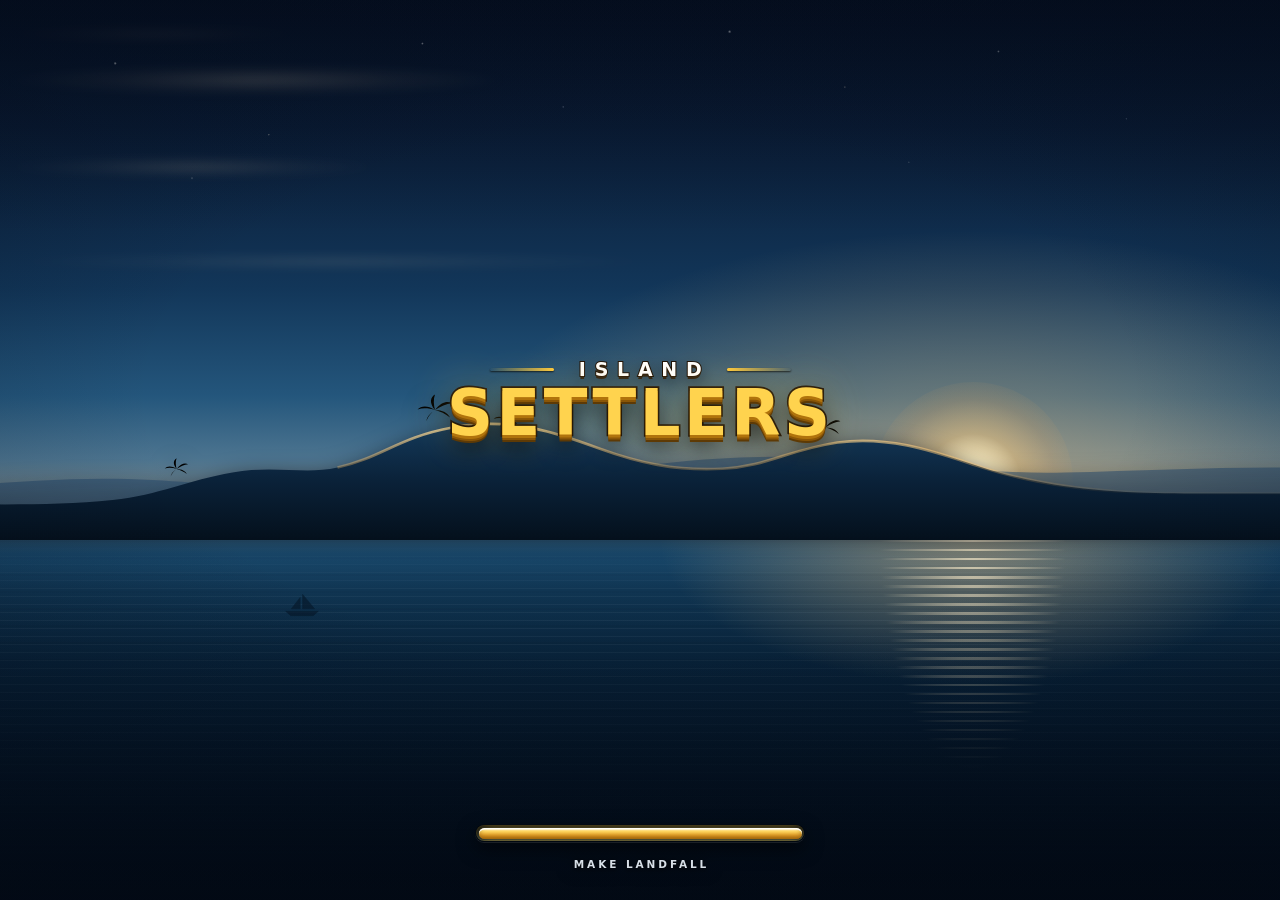
<file: index.html>
<!DOCTYPE html>
<html lang="en">
<head>
<meta charset="utf-8" />
<meta name="viewport" content="width=device-width,initial-scale=1,maximum-scale=1,user-scalable=no,viewport-fit=cover,interactive-widget=resizes-content" />
<meta name="theme-color" content="#0b2a4a" />
<meta name="apple-mobile-web-app-capable" content="yes" />
<meta name="mobile-web-app-capable" content="yes" />
<meta name="apple-mobile-web-app-status-bar-style" content="black-translucent" />
<meta name="apple-mobile-web-app-title" content="Settlers" />
<meta name="application-name" content="Settlers" />
<meta name="description" content="A real-time island settling race. Run, gather, build, and take the island before three rivals do." />
<title>Island Settlers</title>
<!-- Installable. "Maybe make it a PWA I can save to my homescreen so I don't
     see the URL bar for a start." Every path here is RELATIVE, because the
     game is served from a project subpath on GitHub Pages and an absolute
     "/manifest.webmanifest" would point at the root of the domain. -->
<link rel="manifest" href="./manifest.webmanifest" />
<link rel="icon" href="./icons/icon-192.png" sizes="192x192" type="image/png" />
<link rel="apple-touch-icon" href="./icons/apple-touch-icon.png" />
<link rel="stylesheet" href="./src/ui/ui.css" />
<!-- The build sheet — the placement map's affordability chips and its one line
     of text. It would normally join the @import block at the top of ui.css with
     the other five sheets; it is linked here instead because ui.css is being
     rewritten elsewhere this week and a one-line merge into it would be a
     one-line merge conflict. src/ui/overview.js adds this same link itself if
     it ever finds the sheet missing, so the map can never come up unstyled. -->
<link rel="stylesheet" href="./src/ui/ui-build.css" />
<!-- The keyboard layer: the ring src/ui/kbnav.js draws on whatever the arrow
     keys are pointing at, and the paused HOW TO PLAY sheet from
     src/ui/hud-help.js. Linked here for the same reason ui-build.css is. -->
<link rel="stylesheet" href="./src/ui/ui-keys.css" />
<script type="importmap">
{ "imports": { "three": "./vendor/three.module.js" } }
</script>
</head>
<body>
  <div id="app">
    <canvas id="gl"></canvas>
    <div id="ui"></div>
    <div id="rotate-gate">
      <div class="rg-inner">
        <div class="rg-phone"></div>
        <p>Rotate your device</p>
        <span>Island Settlers plays in landscape</span>
      </div>
    </div>
    <!-- ================================================== the cold open =====
         The first thing anyone ever sees, and the only screen in the build
         that is allowed to be expensive: nothing is being rendered behind it,
         so it can afford a painted sky, a silhouetted island, drifting cloud
         and a moving glint on the water. All of it is CSS gradients and one
         inline SVG — no images, no fonts, no requests. Styling lives in
         src/ui/ui-boot.css; the wordmark deliberately shares its bevel with
         the opening screen in src/systems/flowIntro.js. -->
    <div id="boot">
      <div class="bs-sky"></div>
      <div class="bs-sun"></div>
      <div class="bs-clouds"><i></i><i></i><i></i><i></i></div>
      <div class="bs-sea"><span class="bs-swell"></span><span class="bs-glint"></span></div>
      <!-- The silhouette. The viewBox is a deliberate 1200x132 letterbox: the
           element is ~9x as wide as it is tall on both target sizes, so the
           aspect agrees and nothing is stretched or cropped. -->
      <svg class="bs-isle" viewBox="0 0 1200 132" preserveAspectRatio="xMidYMax meet" aria-hidden="true">
        <defs>
          <linearGradient id="bsRim" x1="0" y1="0" x2="0" y2="1">
            <stop offset="0" stop-color="#ffe0a0" stop-opacity=".9" />
            <stop offset="1" stop-color="#ffab3c" stop-opacity="0" />
          </linearGradient>
          <!-- The land is not one flat ink: it catches a little sky along the
               ridge and goes almost black where it meets the water. -->
          <linearGradient id="bsLandG" x1="0" y1="0" x2="0" y2="1">
            <stop offset="0" stop-color="#143a5b" />
            <stop offset="0.5" stop-color="#0a2138" />
            <stop offset="1" stop-color="#04101c" />
          </linearGradient>
          <g id="bsPalm">
            <path d="M0 0 C-1.5 -12 -3.5 -22 -8 -32" stroke-width="3.4"
                  fill="none" stroke-linecap="round" />
            <path d="M-8 -32 C-20 -40 -30 -39 -36 -33 C-27 -36 -17 -35 -8 -32 Z" />
            <path d="M-8 -32 C-18 -44 -15 -53 -8 -57 C-11 -49 -10 -40 -8 -32 Z" />
            <path d="M-8 -32 C2 -45 12 -47 19 -43 C10 -42 1 -38 -8 -32 Z" />
            <path d="M-8 -32 C4 -32 13 -27 16 -20 C9 -26 0 -30 -8 -32 Z" />
            <path d="M-8 -32 C-16 -27 -21 -21 -22 -14 C-19 -22 -14 -28 -8 -32 Z" />
          </g>
        </defs>
        <!-- a further range, sitting back in the haze; it only shows through
             the dips in the near ridge, which is what makes the near ridge
             read as near -->
        <path class="bs-far" d="M0 132 L0 92 C80 88 140 80 210 84 C290 88 330 100 410 96
                 C510 91 580 70 680 66 C780 62 850 80 940 78
                 C1030 76 1120 70 1200 78 L1200 132 Z" />
        <!-- the island itself -->
        <path class="bs-land" d="M0 132 L0 104 C64 102 122 106 178 100 C216 96 238 84 274 78
                 C308 72 332 80 358 74 C394 66 406 50 450 42 C498 33 536 47 568 59
                 C598 70 628 77 666 75 C702 73 718 60 758 54 C802 48 840 63 874 74
                 C908 85 948 92 998 94 C1054 96 1130 93 1200 97 L1200 132 Z" />
        <!-- the sun-side edge of the ridge, caught by the light -->
        <path class="bs-lip" fill="none" stroke="url(#bsRim)" stroke-width="2.2"
              d="M358 74 C394 66 406 50 450 42 C498 33 536 47 568 59
                 C598 70 628 77 666 75 C702 73 718 60 758 54 C802 48 840 63 874 74
                 C908 85 948 92 998 94 C1054 96 1130 93 1200 97" />
        <g class="bs-palms">
          <use href="#bsPalm" transform="translate(440 44) scale(.5)" />
          <use href="#bsPalm" transform="translate(496 47) scale(.36)" />
          <use href="#bsPalm" transform="translate(752 56) scale(.44)" />
          <use href="#bsPalm" transform="translate(232 86) scale(.34)" />
        </g>
        <g class="bs-birds">
          <path d="M0 0 q5 -4 9 0 q4 -4 9 0" />
          <path d="M26 9 q3.5 -3 6.5 0 q3 -3 6.5 0" />
        </g>
      </svg>
      <div class="bs-boat">
        <svg viewBox="0 0 64 44" aria-hidden="true">
          <path d="M6 34 L58 34 L50 41 L14 41 Z" />
          <path d="M33 30 L33 7 L52 30 Z" />
          <path d="M29 30 L29 12 L15 30 Z" />
        </svg>
      </div>
      <div class="bs-vig"></div>
      <div class="bs-flash"></div>
      <div class="bs-fore">
        <div class="bs-crest">Island</div>
        <div class="bs-title">Settlers</div>
      </div>
      <!-- Parked on the deep water at the foot of the frame, well clear of the
           horizon, where a bevelled gold bar has something dark to sit on. -->
      <div class="bs-load">
        <div class="bs-bar"><span class="bs-fill"><i></i></span></div>
        <div class="bs-tip"><span>Charting the coastline</span></div>
      </div>
    </div>
  </div>
  <script>
  /* The splash is alive before a single module has parsed, so its two moving
     parts live here rather than in the build: the flavour line rotates, and
     the bar eases toward 92% because there is no honest byte counter to read.
     main.js sets `done` on #boot when the world exists — that is intercepted
     so the fill can land on 100 and the screen can hand over with a bloom
     instead of a cut. Defensive throughout: if any of it is missing the game
     still boots.

     MINIMUM HOLD. On a desktop the world is ready in well under a second and
     the whole cold open used to be gone before anyone could read the title —
     "it disappears so quickly I can't tell what the game is". So the handoff
     is now floored: whatever happens, the splash stays put for MIN_HOLD before
     the bar is allowed to land, and LAND ms after that it starts its bloom.
     Nothing here can make it feel stuck, because the floor is only ever a
     floor: a slow device passes it on the way and hands over the instant it
     is ready. Timings are published on window.__SPLASH__ so the capture rig
     can measure the real numbers rather than trust this comment. */
  (function () {
    var boot = document.getElementById('boot');
    if (!boot || !boot.querySelector) return;
    var MIN_HOLD = 2650;   // ms the artwork is guaranteed to stay readable
    var LAND = 430;        // the beat the bar needs to travel 92% -> 100%
    var clock = function () {
      return (window.performance && performance.now)
        ? performance.now() : (new Date()).getTime();
    };
    var t0 = clock();
    var S = window.__SPLASH__ = {
      minHold: MIN_HOLD, land: LAND,
      readyAt: -1, waitMs: -1, landedAt: -1, handoffAt: -1
    };
    var fill = boot.querySelector('.bs-fill');
    var tip = boot.querySelector('.bs-tip');
    var LINES = [
      'Charting the coastline',
      'Counting sheep in the pastures',
      'Weighing ore in the mountains',
      'Stamping the number tokens',
      'Mooring the docks against the tide',
      'Waking three rival settlers'
    ];
    var i = 1, p = 4, done = false, handing = false;

    function say(text) {
      if (!tip) return;
      while (tip.firstChild) tip.removeChild(tip.firstChild);
      var s = document.createElement('span');
      s.textContent = text;
      tip.appendChild(s);
    }
    var tipT = setInterval(function () {
      if (done) return;
      say(LINES[i++ % LINES.length]);
    }, 2300);

    var barT = setInterval(function () {
      if (done) return;
      p += (92 - p) * 0.055 + 0.35;
      if (p >= 91.9) { p = 92; clearInterval(barT); }
      if (fill) fill.style.width = p.toFixed(1) + '%';
    }, 90);

    function finish() {
      if (done) return;
      done = true;
      clearInterval(barT); clearInterval(tipT);
      if (fill) fill.style.width = '100%';
      say('Make landfall');
      S.landedAt = clock() - t0;
    }

    /* main.js sets `done` the moment the world exists. Take the class straight
       back off, serve out whatever is left of the minimum hold — the flavour
       line keeps rotating and the bar keeps easing through it, so the screen
       is never frozen — then land the bar and put the class back. */
    function watch() {
      if (handing || !boot.classList.contains('done')) return;
      handing = true;
      boot.classList.remove('done');
      S.readyAt = clock() - t0;
      var wait = MIN_HOLD - S.readyAt;
      if (!(wait > 0)) wait = 0;
      S.waitMs = wait;
      setTimeout(function () {
        finish();
        setTimeout(function () {
          S.handoffAt = clock() - t0;
          boot.classList.add('done');
        }, LAND);
      }, wait);
    }
    if (typeof MutationObserver === 'function') {
      new MutationObserver(watch).observe(boot, {
        attributes: true, attributeFilter: ['class']
      });
    } else {
      setInterval(watch, 120);
    }
  })();
  </script>
  <script>
  /* Register the worker, and only ever from a secure context — a plain-http
     LAN address is exactly where a half-registered worker goes wrong, and the
     dev server on 5173 has no business holding a cache anyway. Registered with
     an explicit relative scope so the Pages subpath is the scope and not the
     domain root. Failure is silent by design: the game does not need it. */
  /* NO PINCH-ZOOMING THE GAME.
     `maximum-scale=1,user-scalable=no` above has been ignored by iOS Safari
     since iOS 10, and by Chrome whenever Force-enable-zoom is on. WebKit's
     gesture events are the guard that still works, and they have to be
     cancelled at the document — every one of them is a two-finger pinch, and
     the only two-finger gesture this game wants is on the board map's own
     canvas, which handles its own pointer events and never reaches here as a
     `gesture*`.

     This is the fix for "after I play the game once and restart, the whole
     game is too zoomed in": a page scale acquired mid-match survives the
     reload that RESTART is, and comes back on the loading screen with the
     browser's own bar over the top of it. */
  /* `--vh` BEFORE ANYTHING ELSE PARSES.
     The splash is on screen for a couple of seconds before main.js exists, and
     it is bottom-anchored inside #app. On an engine with no `dvh`, #app falls
     back to `100vh` — the URL-bar-hidden height — and the loading bar is off
     the bottom of the page for the whole of that. Publishing the real height
     here costs three lines and is what "I can't see the full loading bar when
     the game is first starting up" was asking for. main.js keeps it updated
     from then on. */
  (function () {
    var vv = window.visualViewport;
    function setVh() {
      var h = (vv && vv.height) || window.innerHeight || 0;
      if (h > 0) document.documentElement.style.setProperty('--vh', (h / 100) + 'px');
    }
    setVh();
    window.addEventListener('resize', setVh);
    window.addEventListener('orientationchange', function () { setTimeout(setVh, 200); });
    if (vv) { vv.addEventListener('resize', setVh); vv.addEventListener('scroll', setVh); }
  })();

  ['gesturestart', 'gesturechange', 'gestureend'].forEach(function (t) {
    document.addEventListener(t, function (e) { e.preventDefault(); }, { passive: false });
  });
  /* A double-tap is the other way in on iOS. Anything the game wants a
     double-tap for handles its own pointer events. */
  (function () {
    var last = 0;
    document.addEventListener('touchend', function (e) {
      var now = Date.now();
      if (now - last <= 320 && e.cancelable) e.preventDefault();
      last = now;
    }, { passive: false });
  })();

  /* ==================================================================
     WHICH SIDE IS THE NOTCH ON?
     ==================================================================

       "maybe even do it so that only one side is pushed in at a time. So,
        like, if it's flipped one way, the notch is there on the left side,
        but if it's flipped the other way, the notch is on the right side"

     iOS reports the sensor housing's 44px inset on BOTH long edges in
     landscape — the insets are symmetric so a layout does not jump when the
     phone is flipped — and the housing is only ever on one of them. Every
     full-height column therefore held 44px open on a side that was clear
     glass, which is the strip of dead ocean in the first TestFlight report.

     The insets cannot say which side. The ORIENTATION can, and this is the
     one number in the whole business that had to be measured rather than
     reasoned about: Apple's docs for `window.orientation` and the Screen
     Orientation spec describe the two landscape rotations in opposite terms,
     so the mapping was read off a real iPhone 15 instead —

         angle 90 -> the housing is on the LEFT.       (16 Aug 2026)

     ...and 270 is the other one, there being only two.

     WHAT HAPPENS WHEN WE DO NOT KNOW. Portrait, an unrecognised angle, a
     browser with no orientation API, a device with no housing at all: the
     class is simply not set, `--saln`/`--sarn` stay equal to the raw insets,
     and every column pays both sides exactly as it did before this script
     existed. Being wrong costs the old behaviour, not a covered control.

     It lives here rather than in a module because a 44px column that jumps
     sideways once the module graph has parsed is worse than one that was
     never in the wrong place, and because main.js swallows a failed import
     into a stub. `resize` covers the rotation: iOS fires it after
     `orientationchange` and after the viewport has actually settled. */
  (function () {
    var el = document.documentElement;
    /* The iPhone HUD deliberately swaps its two left-corner clusters. Keep the
       platform decision in one early, testable class rather than scattering
       user-agent checks through the HUD. WKWebView and iPhone Safari both
       identify themselves as iPhone/iPod; iPad keeps the all-version layout. */
    var nav = window.navigator || {};
    var applePhone = /iP(hone|od)/.test((nav.platform || '') + ' ' + (nav.userAgent || ''));
    el.classList.toggle('apple-phone', applePhone);
    function side() {
      var so = window.screen && window.screen.orientation;
      var a = so && typeof so.angle === 'number' ? so.angle
        : (typeof window.orientation === 'number' ? window.orientation : null);
      if (a === null) return '';
      a = ((a % 360) + 360) % 360;
      return a === 90 ? 'left' : (a === 270 ? 'right' : '');
    }
    function apply() {
      var s = side();
      el.classList.toggle('notch-left', s === 'left');
      el.classList.toggle('notch-right', s === 'right');
    }
    apply();
    window.addEventListener('resize', apply);
    window.addEventListener('orientationchange', function () {
      apply();
      setTimeout(apply, 300);        // iOS reports the old angle for a moment
    });
    if (window.screen && window.screen.orientation
      && window.screen.orientation.addEventListener) {
      window.screen.orientation.addEventListener('change', apply);
    }
  })();

  /* Chrome fires `beforeinstallprompt` once, early — often before the module
     graph has finished parsing — and if nobody calls preventDefault it puts up
     its own mini-infobar and then never offers again. Catch it here, at the top
     of the document, and park it; the opening screen's ADD TO HOME SCREEN chip
     reads it off the window and is the thing that finally calls prompt(). */
  window.__INSTALL__ = { evt: null };
  window.addEventListener('beforeinstallprompt', function (e) {
    if (e.preventDefault) e.preventDefault();
    window.__INSTALL__.evt = e;
    try { window.dispatchEvent(new Event('is-installable')); } catch (err) { /* ok */ }
  });

  (function () {
    if (!('serviceWorker' in navigator)) return;
    var ok = location.protocol === 'https:'
      || location.hostname === 'localhost' || location.hostname === '127.0.0.1';
    if (!ok) return;
    window.addEventListener('load', function () {
      navigator.serviceWorker.register('./sw.js', { scope: './' })
        .then(function (reg) {
          window.__PWA__ = { scope: reg.scope };
          // A worker that is waiting is a worker holding yesterday's build.
          if (reg.waiting) reg.waiting.postMessage('skip-waiting');
        })
        .catch(function () { /* offline play is a bonus, never a requirement */ });
    });
  })();
  </script>
  <script type="module" src="./src/main.js"></script>
</body>
</html>
</file>
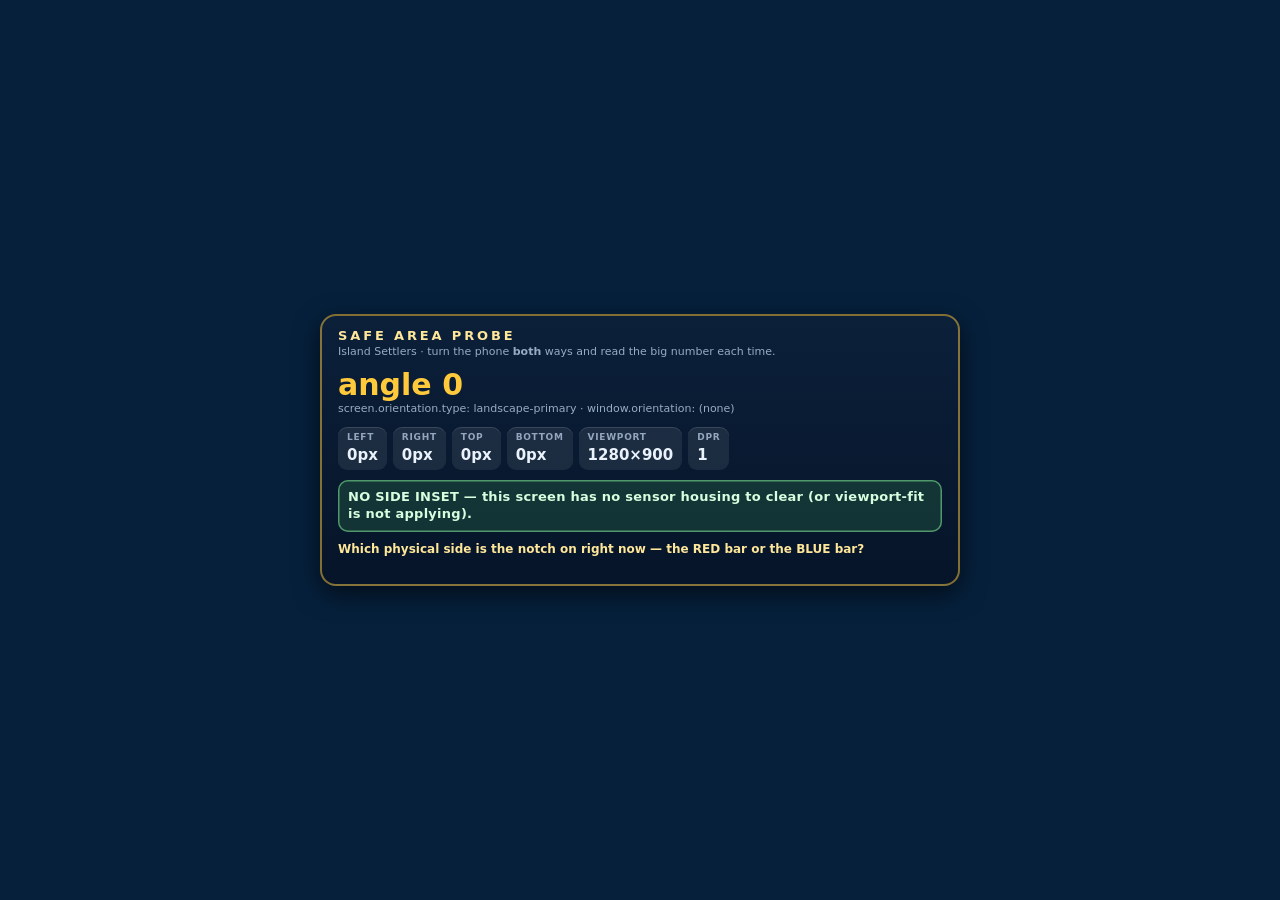
<file: insets.html>
<!DOCTYPE html>
<html lang="en">
<head>
<meta charset="utf-8" />
<!-- viewport-fit=cover is the whole point: without it iOS never reports an
     inset at all and this page would read zero on a notched phone. -->
<meta name="viewport" content="width=device-width,initial-scale=1,maximum-scale=1,user-scalable=no,viewport-fit=cover" />
<meta name="apple-mobile-web-app-capable" content="yes" />
<meta name="apple-mobile-web-app-status-bar-style" content="black-translucent" />
<title>Safe area probe — Island Settlers</title>
<style>
  :root{
    --sat:env(safe-area-inset-top,0px);
    --sar:env(safe-area-inset-right,0px);
    --sab:env(safe-area-inset-bottom,0px);
    --sal:env(safe-area-inset-left,0px);
    --ff:'Trebuchet MS','Segoe UI',system-ui,-apple-system,sans-serif;
  }
  *{box-sizing:border-box}
  html,body{margin:0;padding:0;height:100%;width:100%;overflow:hidden;
    background:#06203c;color:#fff;font-family:var(--ff);
    -webkit-text-size-adjust:100%;-webkit-user-select:none;user-select:none}

  /* Each bar is EXACTLY as wide/tall as the inset that side reports. If a bar
     is sitting under the sensor housing, that is the side the housing is on. */
  .bar{position:fixed;z-index:2;display:flex;align-items:center;
    justify-content:center;font:800 13px/1 var(--ff);letter-spacing:.1em;
    text-transform:uppercase;color:#fff;text-shadow:0 1px 3px rgba(0,0,0,.8)}
  .bl{left:0;top:0;bottom:0;width:var(--sal);background:rgba(214,54,44,.85)}
  .br{right:0;top:0;bottom:0;width:var(--sar);background:rgba(59,127,212,.9)}
  .bt{top:0;left:0;right:0;height:var(--sat);background:rgba(63,154,82,.85)}
  .bb{bottom:0;left:0;right:0;height:var(--sab);background:rgba(255,201,60,.85);color:#3a2208}
  .bl b,.br b{writing-mode:vertical-rl;transform:rotate(180deg);font-weight:800}
  .br b{transform:none}

  .wrap{position:fixed;inset:0;display:flex;align-items:center;
    justify-content:center;padding:calc(var(--sat) + 6px) calc(var(--sar) + 6px)
    calc(var(--sab) + 6px) calc(var(--sal) + 6px);z-index:3}
  .card{width:100%;max-width:640px;max-height:100%;overflow:auto;
    padding:12px 16px 14px;border-radius:16px;
    background:linear-gradient(180deg,rgba(12,32,58,.96),rgba(6,20,40,.96));
    border:2px solid rgba(255,201,60,.5);box-shadow:0 8px 26px rgba(0,0,0,.6)}
  h1{margin:0 0 2px;font-size:13px;letter-spacing:.22em;text-transform:uppercase;
    color:#ffe79a;font-weight:800}
  .sub{margin:0 0 10px;font-size:11px;color:rgba(198,220,242,.75);line-height:1.35}
  .big{font:800 30px/1 var(--ff);color:#ffc93c;margin:6px 0 2px}
  .row{display:flex;flex-wrap:wrap;gap:6px;margin:8px 0 0}
  .chip{padding:5px 9px 6px;border-radius:9px;background:rgba(255,255,255,.08);
    box-shadow:inset 0 1px 0 rgba(255,255,255,.12);font:700 12px/1.2 var(--ff)}
  .chip em{font-style:normal;color:rgba(198,220,242,.7);font-weight:700;
    letter-spacing:.08em;text-transform:uppercase;font-size:9px;display:block;
    margin-bottom:3px}
  .chip b{font-size:15px;color:#eaf2fb}
  .verdict{margin-top:10px;padding:8px 10px 9px;border-radius:10px;
    font:800 13px/1.35 var(--ff);letter-spacing:.02em}
  .sym{background:rgba(214,54,44,.22);box-shadow:inset 0 0 0 1.5px rgba(255,140,120,.6);color:#ffd9cf}
  .asym{background:rgba(63,154,82,.22);box-shadow:inset 0 0 0 1.5px rgba(120,220,140,.6);color:#d6ffdf}
  .ask{margin-top:9px;font:700 12px/1.4 var(--ff);color:#ffe79a}
</style>
</head>
<body>
  <div class="bar bl"><b id="ll"></b></div>
  <div class="bar br"><b id="rr"></b></div>
  <div class="bar bt" id="tt"></div>
  <div class="bar bb" id="bb"></div>

  <div class="wrap"><div class="card">
    <h1>Safe area probe</h1>
    <p class="sub">Island Settlers · turn the phone <b>both</b> ways and read the
      big number each time.</p>

    <div class="big" id="angle">—</div>
    <p class="sub" id="otype">—</p>

    <div class="row">
      <div class="chip"><em>left</em><b id="cl">—</b></div>
      <div class="chip"><em>right</em><b id="cr">—</b></div>
      <div class="chip"><em>top</em><b id="ct">—</b></div>
      <div class="chip"><em>bottom</em><b id="cb">—</b></div>
      <div class="chip"><em>viewport</em><b id="cv">—</b></div>
      <div class="chip"><em>dpr</em><b id="cd">—</b></div>
    </div>

    <div class="verdict" id="verdict">—</div>
    <p class="ask">Which physical side is the notch on right now — the RED bar
      or the BLUE bar?</p>
  </div></div>

<script>
(function () {
  var $ = function (id) { return document.getElementById(id); };

  /* Read the resolved insets by measuring a probe rather than parsing the
     custom property, because env() only resolves in a used value. */
  function px(prop) {
    var d = document.createElement('div');
    d.style.cssText = 'position:fixed;left:0;top:0;height:1px;width:' + prop +
      ';visibility:hidden;pointer-events:none';
    document.body.appendChild(d);
    var w = d.getBoundingClientRect().width;
    d.parentNode.removeChild(d);
    return Math.round(w * 10) / 10;
  }

  function paint() {
    var L = px('env(safe-area-inset-left,0px)');
    var R = px('env(safe-area-inset-right,0px)');
    var T = px('env(safe-area-inset-top,0px)');
    var B = px('env(safe-area-inset-bottom,0px)');

    var so = window.screen && window.screen.orientation;
    var ang = so && typeof so.angle === 'number' ? so.angle
      : (typeof window.orientation === 'number' ? window.orientation : null);

    $('angle').textContent = 'angle ' + (ang === null ? '(none)' : ang);
    $('otype').textContent =
      'screen.orientation.type: ' + ((so && so.type) || '(none)') +
      '  ·  window.orientation: ' +
      (typeof window.orientation === 'number' ? window.orientation : '(none)');

    $('cl').textContent = L + 'px';
    $('cr').textContent = R + 'px';
    $('ct').textContent = T + 'px';
    $('cb').textContent = B + 'px';
    $('cv').textContent = window.innerWidth + '×' + window.innerHeight;
    $('cd').textContent = String(window.devicePixelRatio || 1);

    // A label wider than its own bar spills onto the page, so a bar too thin
    // to hold one goes unlabelled — the chips above already carry the number.
    $('ll').textContent = L > 24 ? 'left ' + L : '';
    $('rr').textContent = R > 24 ? 'right ' + R : '';
    $('tt').textContent = T > 8 ? 'top ' + T : '';
    $('bb').textContent = B > 8 ? 'bottom ' + B : '';

    var v = $('verdict');
    if (L === 0 && R === 0) {
      v.className = 'verdict asym';
      v.textContent = 'NO SIDE INSET — this screen has no sensor housing to ' +
        'clear (or viewport-fit is not applying).';
    } else if (L === R) {
      v.className = 'verdict sym';
      v.textContent = 'SYMMETRIC — both sides report ' + L + 'px, so the ' +
        'inset alone cannot say which side the housing is on.';
    } else {
      v.className = 'verdict asym';
      v.textContent = 'ASYMMETRIC — only the ' + (L > R ? 'LEFT' : 'RIGHT') +
        ' side reports an inset, so the housing is on that side and no ' +
        'detection is needed at all.';
    }
  }

  paint();
  window.addEventListener('resize', paint);
  window.addEventListener('orientationchange', function () {
    setTimeout(paint, 260);          // iOS reports the old size for a moment
  });
  if (window.screen && window.screen.orientation
    && window.screen.orientation.addEventListener) {
    window.screen.orientation.addEventListener('change', function () {
      setTimeout(paint, 260);
    });
  }
})();
</script>
</body>
</html>
</file>
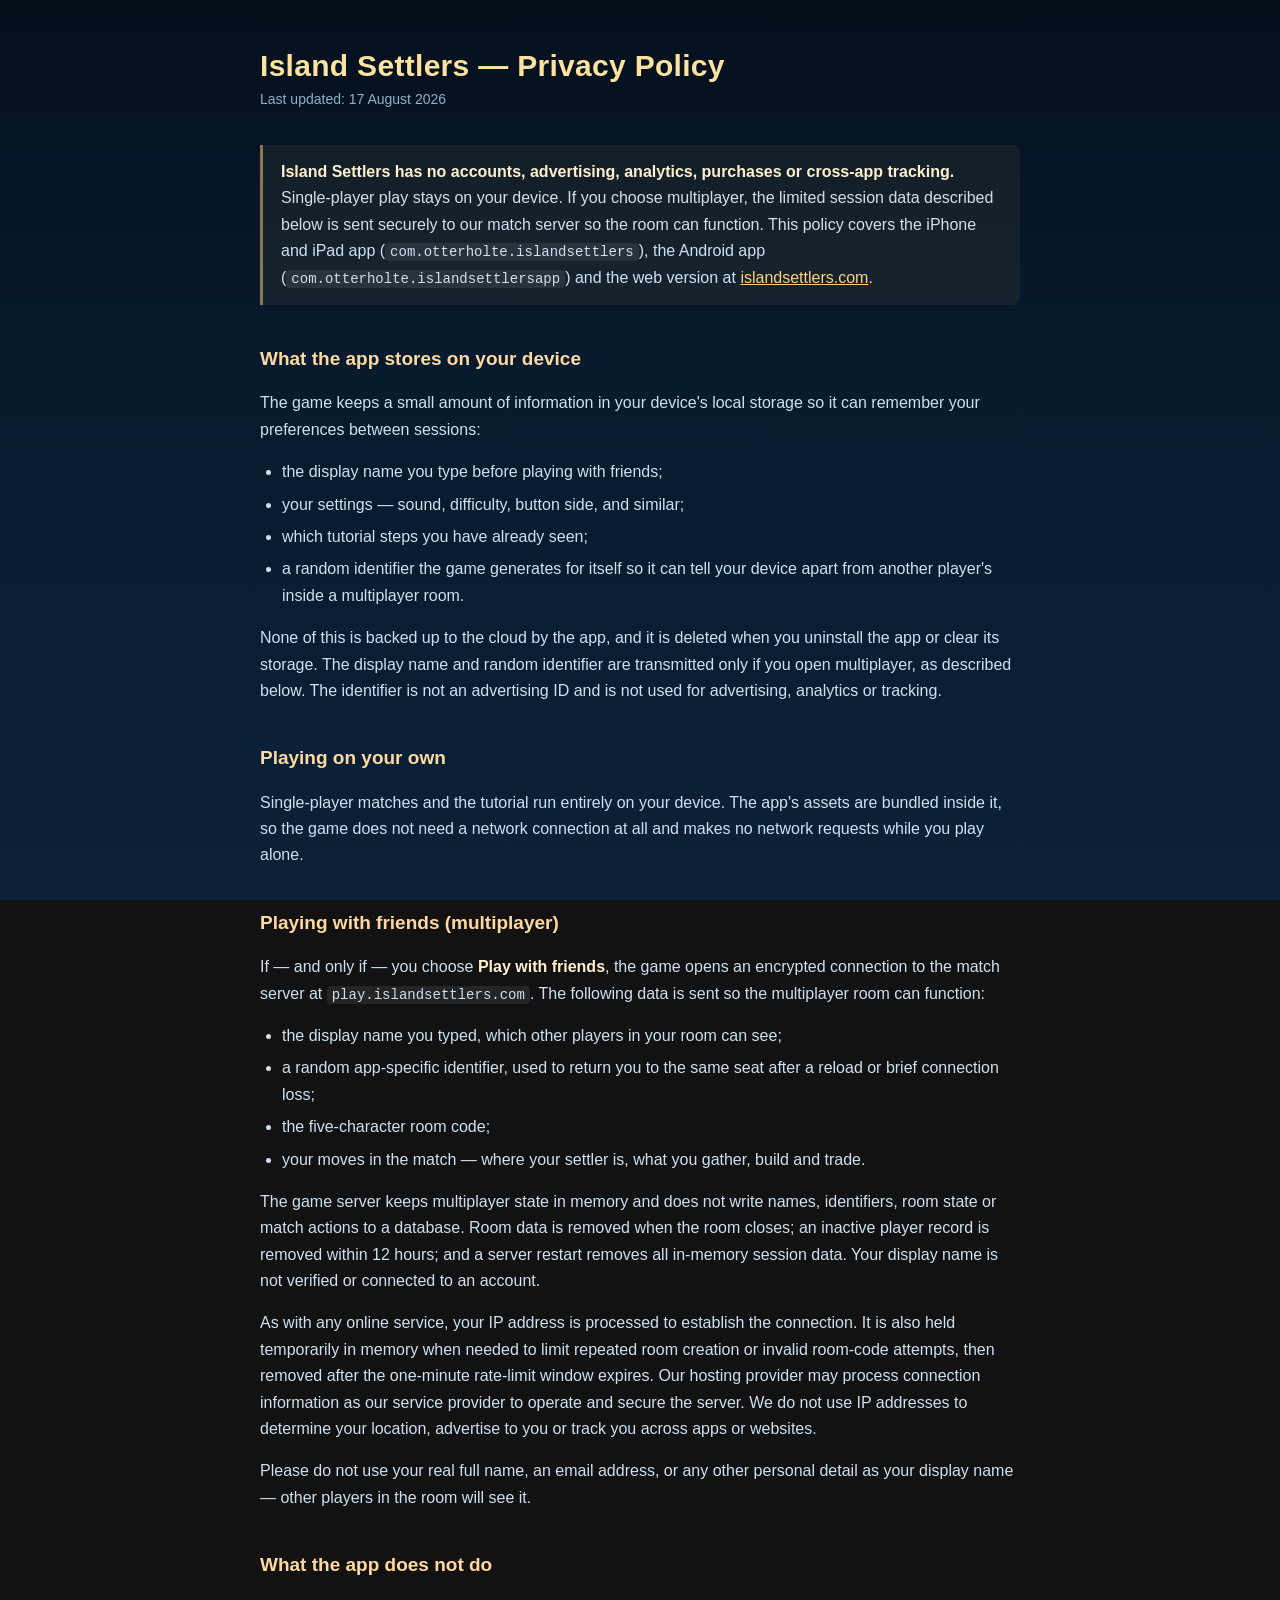
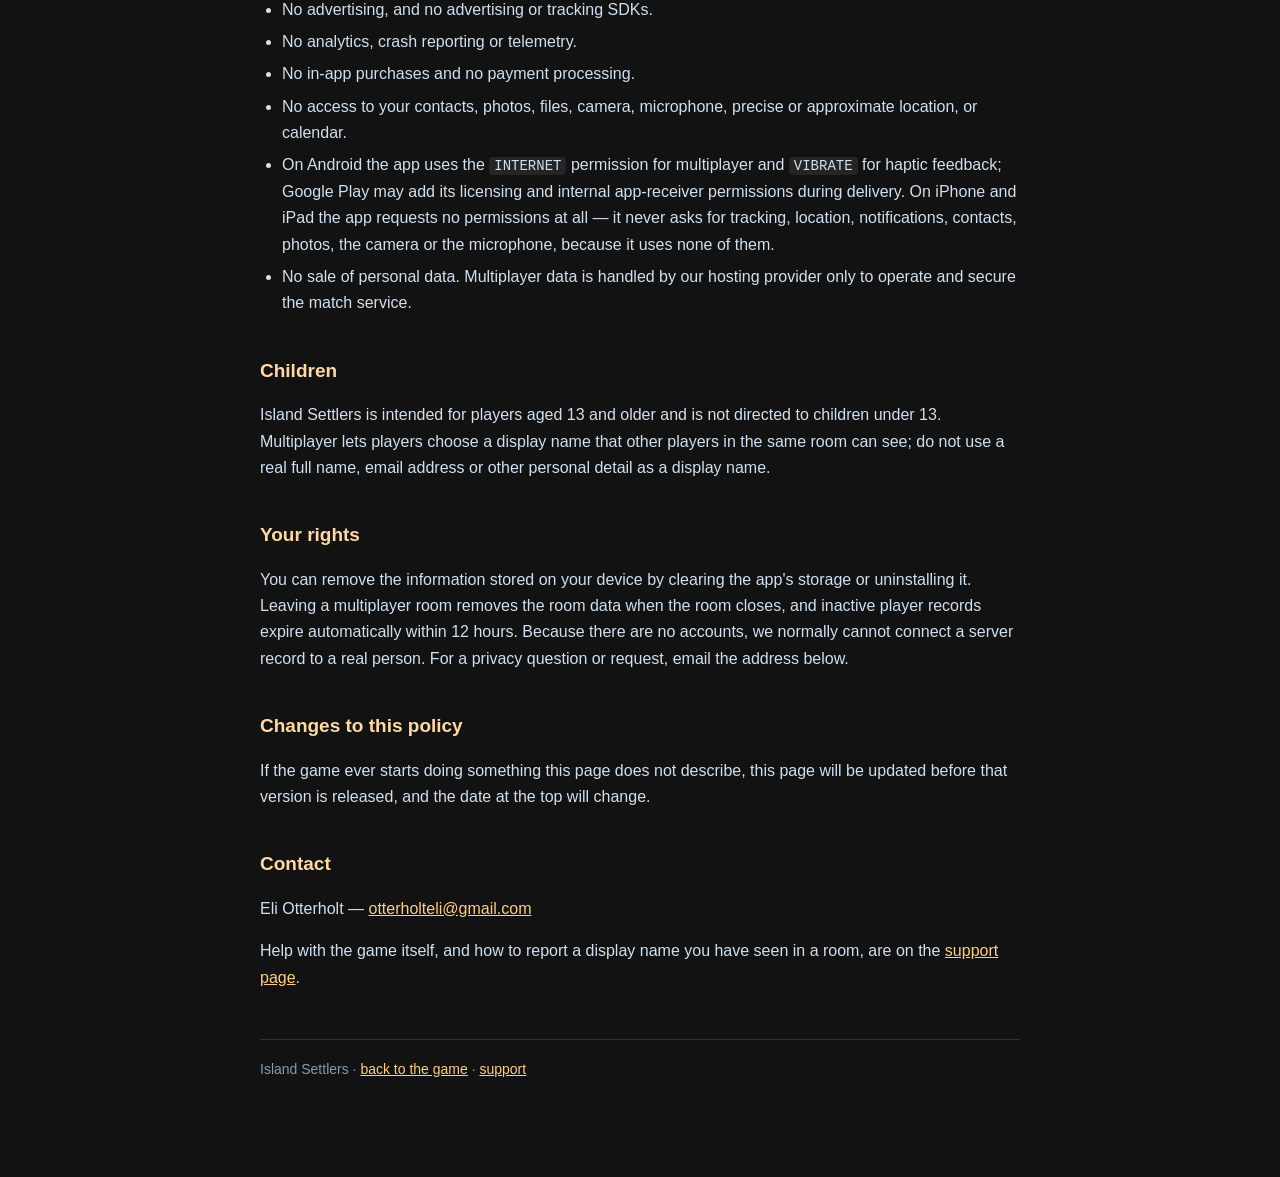
<file: privacy.html>
<!DOCTYPE html>
<html lang="en">
<head>
<meta charset="utf-8" />
<meta name="viewport" content="width=device-width,initial-scale=1" />
<title>Island Settlers — Privacy Policy</title>
<meta name="description" content="Privacy policy for the Island Settlers game and its iOS and Android apps." />
<link rel="icon" href="./icons/icon-192.png" sizes="192x192" type="image/png" />
<style>
  :root { color-scheme: dark; }
  * { box-sizing: border-box; }
  body {
    margin: 0; padding: 48px 20px 96px;
    background: linear-gradient(180deg, #04101c 0%, #071a2e 40%, #0a2138 100%) no-repeat;
    background-attachment: fixed;
    color: #dce9f6;
    font: 16px/1.65 -apple-system, BlinkMacSystemFont, "Segoe UI", Roboto, Helvetica, Arial, sans-serif;
  }
  main { max-width: 760px; margin: 0 auto; }
  h1 { font-size: 30px; line-height: 1.2; margin: 0 0 4px; color: #ffe1a0; letter-spacing: .01em; }
  .sub { color: #8fb0cc; font-size: 14px; margin: 0 0 34px; }
  h2 { font-size: 19px; margin: 38px 0 10px; color: #ffd9a0; }
  p, li { color: #cfe0f0; }
  ul { padding-left: 22px; }
  li { margin: 6px 0; }
  a { color: #ffcf7a; }
  strong { color: #fff0cf; }
  .lede {
    border-left: 3px solid rgba(255,209,122,.5);
    background: rgba(255,209,122,.06);
    padding: 14px 18px; border-radius: 0 8px 8px 0; margin: 0 0 8px;
  }
  footer { margin-top: 48px; padding-top: 18px; border-top: 1px solid rgba(255,255,255,.12);
           color: #7f9db8; font-size: 14px; }
  code { background: rgba(255,255,255,.08); padding: 1px 5px; border-radius: 4px; font-size: 14px; }
</style>
</head>
<body>
<main>

  <h1>Island Settlers — Privacy Policy</h1>
  <p class="sub">Last updated: 17 August 2026</p>

  <p class="lede">
    <strong>Island Settlers has no accounts, advertising, analytics, purchases
    or cross-app tracking.</strong> Single-player play stays on your device. If
    you choose multiplayer, the limited session data described below is sent
    securely to our match server so the room can function. This policy covers
    the iPhone and iPad app (<code>com.otterholte.islandsettlers</code>), the
    Android app (<code>com.otterholte.islandsettlersapp</code>) and the web
    version at <a href="https://islandsettlers.com/">islandsettlers.com</a>.
  </p>

  <h2>What the app stores on your device</h2>
  <p>
    The game keeps a small amount of information in your device's local
    storage so it can remember your preferences between sessions:
  </p>
  <ul>
    <li>the display name you type before playing with friends;</li>
    <li>your settings — sound, difficulty, button side, and similar;</li>
    <li>which tutorial steps you have already seen;</li>
    <li>a random identifier the game generates for itself so it can tell your
        device apart from another player's inside a multiplayer room.</li>
  </ul>
  <p>
    None of this is backed up to the cloud by the app, and it is deleted when
    you uninstall the app or clear its storage. The display name and random
    identifier are transmitted only if you open multiplayer, as described
    below. The identifier is not an advertising ID and is not used for
    advertising, analytics or tracking.
  </p>

  <h2>Playing on your own</h2>
  <p>
    Single-player matches and the tutorial run entirely on your device. The
    app's assets are bundled inside it, so the game does not need a network
    connection at all and makes no network requests while you play alone.
  </p>

  <h2>Playing with friends (multiplayer)</h2>
  <p>
    If — and only if — you choose <strong>Play with friends</strong>, the game
    opens an encrypted connection to the match server at
    <code>play.islandsettlers.com</code>. The following data is sent so the
    multiplayer room can function:
  </p>
  <ul>
    <li>the display name you typed, which other players in your room can see;</li>
    <li>a random app-specific identifier, used to return you to the same seat
        after a reload or brief connection loss;</li>
    <li>the five-character room code;</li>
    <li>your moves in the match — where your settler is, what you gather,
        build and trade.</li>
  </ul>
  <p>
    The game server keeps multiplayer state in memory and does not write names,
    identifiers, room state or match actions to a database. Room data is
    removed when the room closes; an inactive player record is removed within
    12 hours; and a server restart removes all in-memory session data. Your
    display name is not verified or connected to an account.
  </p>
  <p>
    As with any online service, your IP address is processed to establish the
    connection. It is also held temporarily in memory when needed to limit
    repeated room creation or invalid room-code attempts, then removed after
    the one-minute rate-limit window expires. Our hosting provider may process
    connection information as our service provider to operate and secure the
    server. We do not use IP addresses to determine your location, advertise to
    you or track you across apps or websites.
  </p>
  <p>
    Please do not use your real full name, an email address, or any other
    personal detail as your display name — other players in the room will see
    it.
  </p>

  <h2>What the app does not do</h2>
  <ul>
    <li>No advertising, and no advertising or tracking SDKs.</li>
    <li>No analytics, crash reporting or telemetry.</li>
    <li>No in-app purchases and no payment processing.</li>
    <li>No access to your contacts, photos, files, camera, microphone,
        precise or approximate location, or calendar.</li>
    <li>On Android the app uses the <code>INTERNET</code> permission for
        multiplayer and <code>VIBRATE</code> for haptic feedback; Google Play
        may add its licensing and internal app-receiver permissions during
        delivery. On iPhone and iPad the app requests no permissions at all —
        it never asks for tracking, location, notifications, contacts, photos,
        the camera or the microphone, because it uses none of them.</li>
    <li>No sale of personal data. Multiplayer data is handled by our hosting
        provider only to operate and secure the match service.</li>
  </ul>

  <h2>Children</h2>
  <p>
    Island Settlers is intended for players aged 13 and older and is not
    directed to children under 13. Multiplayer lets players choose a display
    name that other players in the same room can see; do not use a real full
    name, email address or other personal detail as a display name.
  </p>

  <h2>Your rights</h2>
  <p>
    You can remove the information stored on your device by clearing the app's
    storage or uninstalling it. Leaving a multiplayer room removes the room
    data when the room closes, and inactive player records expire automatically
    within 12 hours. Because there are no accounts, we normally cannot connect
    a server record to a real person. For a privacy question or request, email
    the address below.
  </p>

  <h2>Changes to this policy</h2>
  <p>
    If the game ever starts doing something this page does not describe, this
    page will be updated before that version is released, and the date at the
    top will change.
  </p>

  <h2>Contact</h2>
  <p>
    Eli Otterholt — <a href="mailto:otterholteli@gmail.com">otterholteli@gmail.com</a>
  </p>
  <p>
    Help with the game itself, and how to report a display name you have seen
    in a room, are on the <a href="./support.html">support page</a>.
  </p>

  <footer>
    Island Settlers &middot;
    <a href="./">back to the game</a> &middot;
    <a href="./support.html">support</a>
  </footer>

</main>
</body>
</html>
</file>
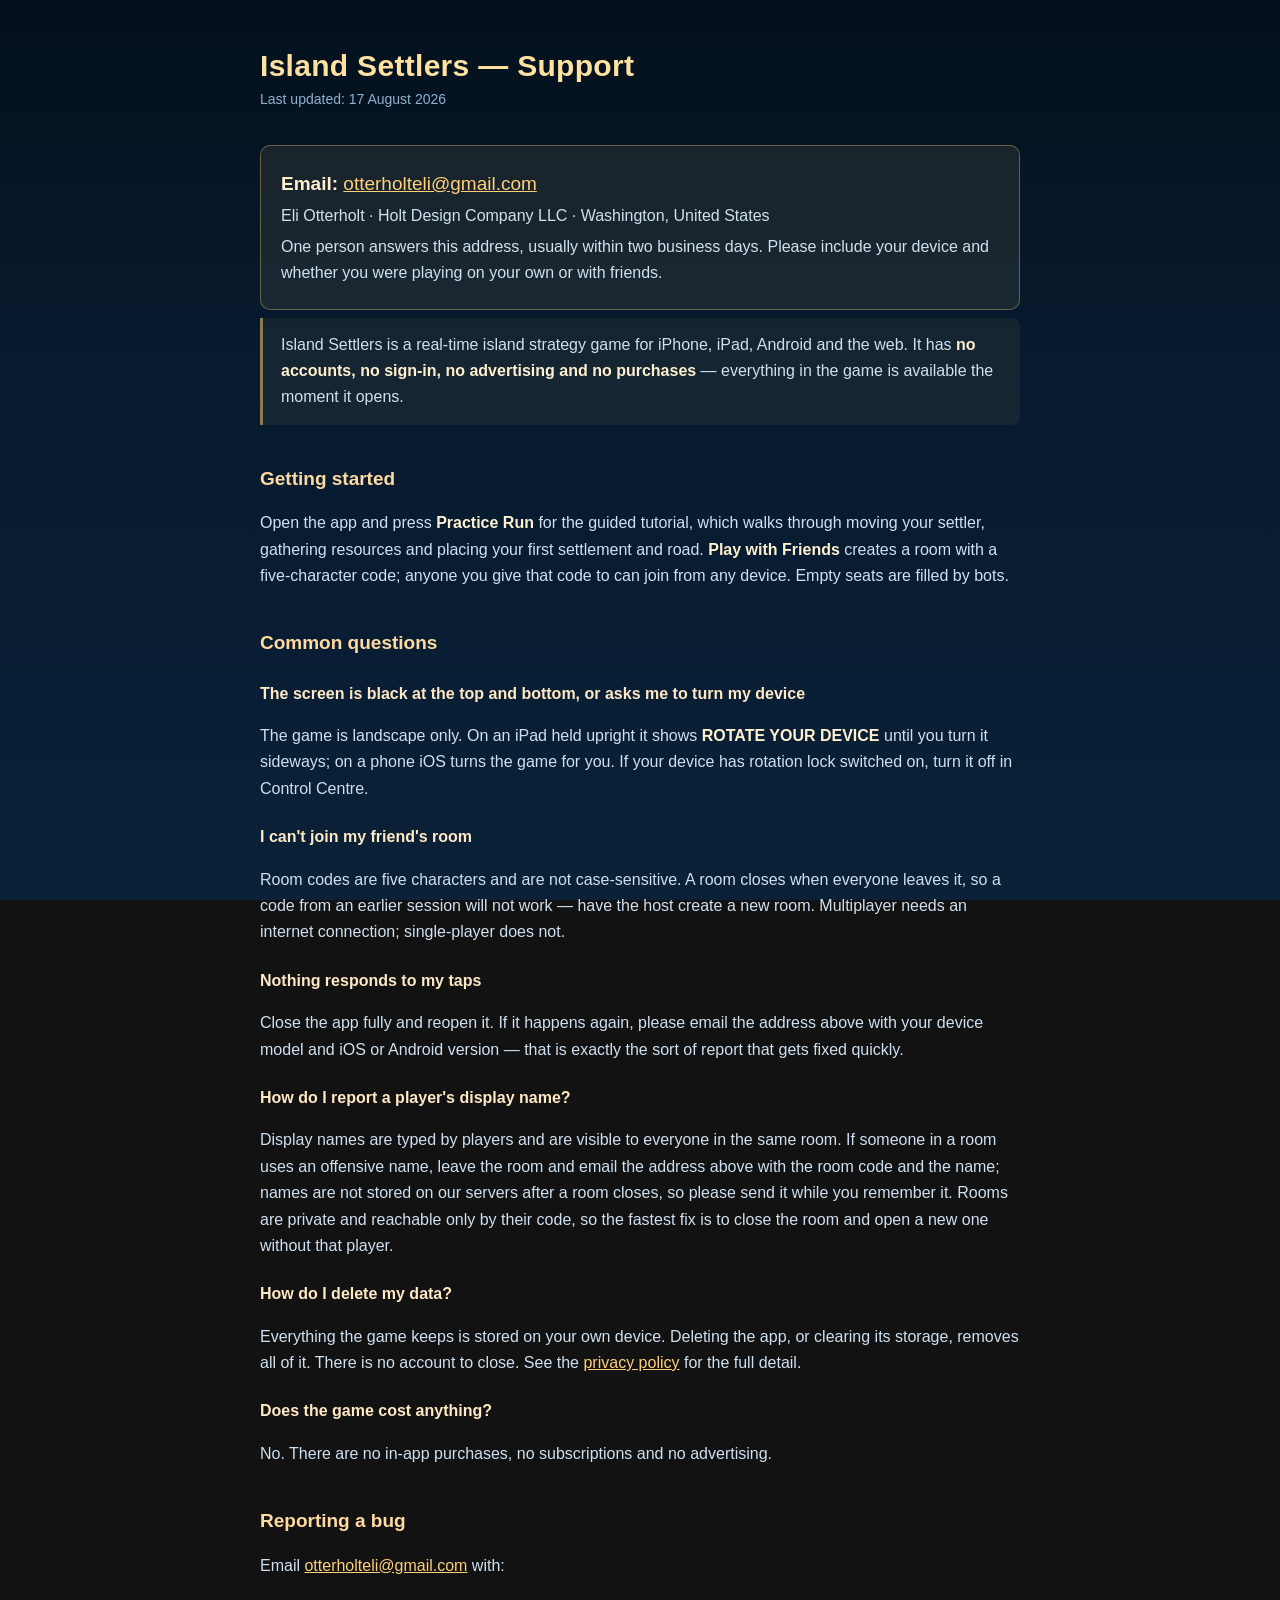
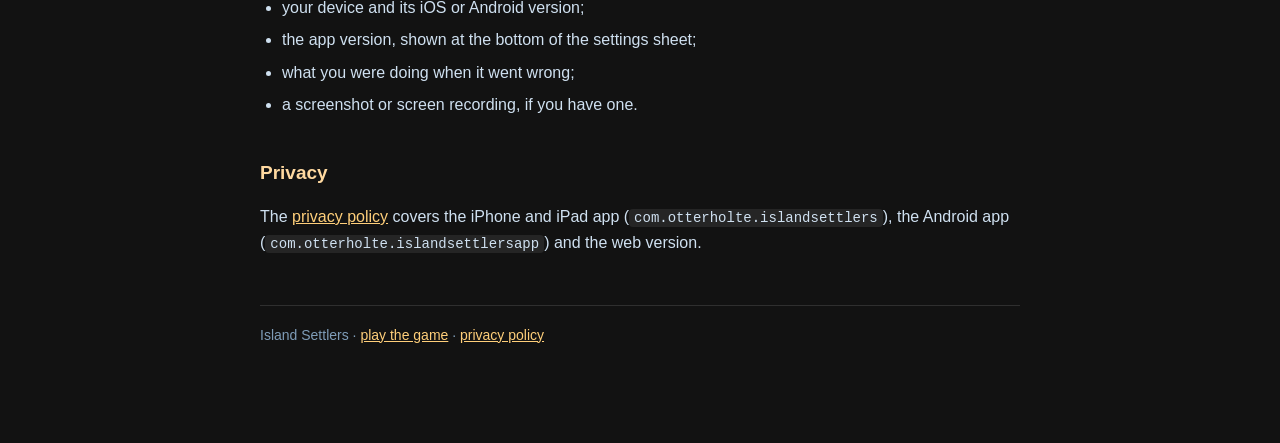
<file: support.html>
<!DOCTYPE html>
<html lang="en">
<head>
<meta charset="utf-8" />
<meta name="viewport" content="width=device-width,initial-scale=1" />
<title>Island Settlers — Support</title>
<meta name="description" content="Help and contact for Island Settlers on iPhone, iPad, Android and the web." />
<link rel="icon" href="./icons/icon-192.png" sizes="192x192" type="image/png" />
<style>
  :root { color-scheme: dark; }
  * { box-sizing: border-box; }
  body {
    margin: 0; padding: 48px 20px 96px;
    background: linear-gradient(180deg, #04101c 0%, #071a2e 40%, #0a2138 100%) no-repeat;
    background-attachment: fixed;
    color: #dce9f6;
    font: 16px/1.65 -apple-system, BlinkMacSystemFont, "Segoe UI", Roboto, Helvetica, Arial, sans-serif;
  }
  main { max-width: 760px; margin: 0 auto; }
  h1 { font-size: 30px; line-height: 1.2; margin: 0 0 4px; color: #ffe1a0; letter-spacing: .01em; }
  .sub { color: #8fb0cc; font-size: 14px; margin: 0 0 34px; }
  h2 { font-size: 19px; margin: 38px 0 10px; color: #ffd9a0; }
  h3 { font-size: 16px; margin: 22px 0 4px; color: #ffe8c4; }
  p, li { color: #cfe0f0; }
  ul { padding-left: 22px; }
  li { margin: 6px 0; }
  a { color: #ffcf7a; }
  strong { color: #fff0cf; }
  .lede {
    border-left: 3px solid rgba(255,209,122,.5);
    background: rgba(255,209,122,.06);
    padding: 14px 18px; border-radius: 0 8px 8px 0; margin: 0 0 8px;
  }
  .contact {
    border: 1px solid rgba(255,209,122,.35);
    background: rgba(255,209,122,.08);
    padding: 18px 20px; border-radius: 10px; margin: 26px 0 8px;
  }
  .contact p { margin: 4px 0; }
  .big { font-size: 19px; }
  footer { margin-top: 48px; padding-top: 18px; border-top: 1px solid rgba(255,255,255,.12);
           color: #7f9db8; font-size: 14px; }
  code { background: rgba(255,255,255,.08); padding: 1px 5px; border-radius: 4px; font-size: 14px; }
</style>
</head>
<body>
<main>

  <h1>Island Settlers — Support</h1>
  <p class="sub">Last updated: 17 August 2026</p>

  <div class="contact">
    <p class="big"><strong>Email:</strong>
      <a href="mailto:otterholteli@gmail.com">otterholteli@gmail.com</a></p>
    <p>Eli Otterholt · Holt Design Company LLC · Washington, United States</p>
    <p>One person answers this address, usually within two business days.
       Please include your device and whether you were playing on your own or
       with friends.</p>
  </div>

  <p class="lede">
    Island Settlers is a real-time island strategy game for iPhone, iPad,
    Android and the web. It has <strong>no accounts, no sign-in, no
    advertising and no purchases</strong> — everything in the game is available
    the moment it opens.
  </p>

  <h2>Getting started</h2>
  <p>
    Open the app and press <strong>Practice Run</strong> for the guided
    tutorial, which walks through moving your settler, gathering resources and
    placing your first settlement and road. <strong>Play with Friends</strong>
    creates a room with a five-character code; anyone you give that code to can
    join from any device. Empty seats are filled by bots.
  </p>

  <h2>Common questions</h2>

  <h3>The screen is black at the top and bottom, or asks me to turn my device</h3>
  <p>
    The game is landscape only. On an iPad held upright it shows
    <strong>ROTATE YOUR DEVICE</strong> until you turn it sideways; on a phone
    iOS turns the game for you. If your device has rotation lock switched on,
    turn it off in Control Centre.
  </p>

  <h3>I can't join my friend's room</h3>
  <p>
    Room codes are five characters and are not case-sensitive. A room closes
    when everyone leaves it, so a code from an earlier session will not work —
    have the host create a new room. Multiplayer needs an internet connection;
    single-player does not.
  </p>

  <h3>Nothing responds to my taps</h3>
  <p>
    Close the app fully and reopen it. If it happens again, please email the
    address above with your device model and iOS or Android version — that is
    exactly the sort of report that gets fixed quickly.
  </p>

  <h3>How do I report a player's display name?</h3>
  <p>
    Display names are typed by players and are visible to everyone in the same
    room. If someone in a room uses an offensive name, leave the room and email
    the address above with the room code and the name; names are not stored on
    our servers after a room closes, so please send it while you remember it.
    Rooms are private and reachable only by their code, so the fastest fix is
    to close the room and open a new one without that player.
  </p>

  <h3>How do I delete my data?</h3>
  <p>
    Everything the game keeps is stored on your own device. Deleting the app,
    or clearing its storage, removes all of it. There is no account to close.
    See the <a href="./privacy.html">privacy policy</a> for the full detail.
  </p>

  <h3>Does the game cost anything?</h3>
  <p>
    No. There are no in-app purchases, no subscriptions and no advertising.
  </p>

  <h2>Reporting a bug</h2>
  <p>
    Email <a href="mailto:otterholteli@gmail.com">otterholteli@gmail.com</a>
    with:
  </p>
  <ul>
    <li>your device and its iOS or Android version;</li>
    <li>the app version, shown at the bottom of the settings sheet;</li>
    <li>what you were doing when it went wrong;</li>
    <li>a screenshot or screen recording, if you have one.</li>
  </ul>

  <h2>Privacy</h2>
  <p>
    The <a href="./privacy.html">privacy policy</a> covers the iPhone and iPad
    app (<code>com.otterholte.islandsettlers</code>), the Android app
    (<code>com.otterholte.islandsettlersapp</code>) and the web version.
  </p>

  <footer>
    Island Settlers &middot;
    <a href="./">play the game</a> &middot;
    <a href="./privacy.html">privacy policy</a>
  </footer>

</main>
</body>
</html>
</file>
<file: src/ui/ui.css>
/* ==========================================================================
   Island Settlers — interface styling (entry point).
   Landscape mobile web. System faces only, no webfonts, no remote assets.

   Split across five files to stay well inside the per-file line budget:
     ui-base.css  design tokens, reset, shared material, buttons
     ui-hud.css   the in-world heads-up display
     ui-boot.css  the boot splash — the cold open, before anything exists
     tutorial.css the rules book and the guided practice run
     ui.css       board overview, modal panels, results, responsive

   Owner: UI agent.
   ========================================================================== */

@import './ui-base.css';
@import './ui-hud.css';
@import './ui-boot.css';
@import './tutorial.css';
@import './rooms.css';

/* ======================================================== opening screen
   The match-flow module sets `mf-introlive` on the interface root while the
   opening screen is up. There is no match yet — an empty resource bar and a
   0-0-0-0 ranking behind the title is noise, and it was reading straight
   through the wordmark. Everything but the flow layer stands down, then
   fades back in as the draft begins. */
#ui.mf-introlive > *:not(.mf-layer){
  opacity:0 !important;
  transition:opacity .3s ease;
}
/* The overview and the panels animate their own opacity — leave them alone. */
#ui > *:not(.mf-layer):not(.ov):not(.panels){transition:opacity .45s ease .12s}

/* ============================================================== overview */
.ov{
  position:absolute;inset:0;
  opacity:0;transform:scale(1.05);
  transition:opacity .25s ease,transform .25s cubic-bezier(.2,.9,.3,1);
  /* THE PANEL IS OPAQUE, AND IT WAS NOT.
   *
   *   "Theres also something that looks like the island itself glitching behind
   *    the full map view as well."
   *
   * It is not a glitch, it is the 3D world. `draw()` in overview.js clips
   * EVERYTHING it paints — the sea included — to the board's frame, and the
   * frame is inset from the panel. Outside it the canvas was never painted at
   * all, so those few pixels down each side were a window straight onto the
   * live scene behind. On three edges that scene is open ocean and nobody could
   * tell; along the bottom it is the beach the camera is pointed at, and there
   * it read as the island tearing through the map.
   *
   * A background on the panel is the fix rather than a wider fill on the canvas,
   * because it also covers the quarter second the panel spends scaling in from
   * 1.05 — where a canvas-side fill is still the wrong size. */
  background:#05203d;
}
.ov.on{opacity:1;transform:scale(1)}
.ov-cv{position:absolute;inset:0;width:100%;height:100%;display:block;touch-action:none}

/* `.ov-top` is gone: the title plate that used to run across the top centre of
   the board was standing on the third of the screen a player most wants to
   see. `.ov-title` and `.ov-hint` still exist as the panel's accessible name —
   see the `.ov-say` rule in overview.js's own stylesheet. */

/* THE TWO KEYS IN THE MAP'S TOP-LEFT CORNER.
 *
 *   "the red home button on the map is not only covering items in the corner,
 *    it shouldnt be touching the dot in the top left corner or the top bar of
 *    the map edge. it needs a bit of seperation."
 *
 * They were placed off the SCREEN's corner gutter, which knows nothing about
 * where the board's frame is — and the frame moved twice today, first out to
 * `--ovpad` to clear the display's rounded corners and then further on the side
 * the sensor housing is on. So the keys were left sitting on the gold moulding
 * and its rivet.
 *
 * They are placed off the FRAME now, using the same two lengths `measure()` in
 * overview.js builds it from, plus a fixed inset. That inset is the separation,
 * and it holds at every screen size and both rotations because both terms move
 * with the frame. See the `--ovpad` note in ui-base.css.
 *
 * The close key steps sideways when HOME is standing in the corner with it —
 * see the `.ovz` note in ovpan.js for why HOME is there at all. */
.ov-x{
  position:absolute;
  top:calc(var(--ovpad,6px) + 8px);
  left:calc(var(--ovpad,6px) + var(--saln,0px) + 14px);
}
.ov.ov-home .ov-x{left:calc(var(--ovpad,6px) + var(--saln,0px) + 62px)}
@media (max-height:500px),(max-width:1023px){
  .ov.ov-home .ov-x{left:calc(var(--ovpad,6px) + var(--saln,0px) + 57px)}
}

/* --- the pause chip ------------------------------------------------------
   Top centre, which is the one part of this panel nothing else uses: the title
   plate that used to live there is gone, the keys are in the corners and the
   rail is down the right. Small, and it does not pulse — it is a statement of
   fact, not an alarm. */
.ov-paused{
  position:absolute;left:50%;transform:translateX(-50%);
  top:calc(var(--ovpad,6px) + 14px);
  display:flex;align-items:center;gap:8px;
  padding:5px 13px 6px;border-radius:13px;z-index:6;pointer-events:none;
  background:linear-gradient(180deg,rgba(12,32,58,.94),rgba(6,20,40,.94));
  border:1.5px solid rgba(255,201,60,.5);
  box-shadow:0 4px 14px rgba(0,0,0,.5),inset 0 1px 0 rgba(255,255,255,.14);
}
.ov-paused.hid{display:none}
.ov-paused i{width:9px;height:11px;flex:0 0 auto;
  border-left:3px solid var(--gold,#ffc93c);border-right:3px solid var(--gold,#ffc93c)}
.ov-paused b{font:800 12px/1 var(--ff);letter-spacing:.2em;text-transform:uppercase;
  color:var(--gold-l,#ffe79a)}
.ov-paused span{font:700 9px/1 var(--ff);letter-spacing:.12em;text-transform:uppercase;
  color:rgba(198,220,242,.7)}
@media (max-width:700px){
  .ov-paused span{display:none}
  .ov-paused{padding:4px 10px 5px;gap:6px}
  .ov-paused b{font-size:11px}
}

/* THE RAIL RUNS TO THE PHYSICAL EDGE.
 *
 *   "the draft player section is not fully right aligned (theres ocean visible)
 *    and its also partially covering the map, instead of outside of the map
 *    section."
 *
 * Both halves of that are the same 44px. This column spans the full height of
 * the panel, so unlike a corner control it IS in the sensor housing's band and
 * cannot simply move closer to the edge — see the `--gRc` note in ui-base.css.
 * What it can do is stop being a floating plate: the box now reaches the edge
 * of the glass and pays the inset out of its own right PADDING instead of out
 * of a margin. Nothing is ever drawn under the housing, and there is no strip
 * of sea left over beside it, because there is no "beside it".
 *
 * The width grows by the inset for the same reason: the readable column is
 * still 186px whatever the phone reports, so the rows are not squeezed on the
 * one device that has a notch. `measure()` in overview.js reserves whatever
 * this actually resolves to by measuring the element — it no longer guesses at
 * a gutter, which is the "partially covering the map" half. */
.ov-rail{
  position:absolute;right:0;top:var(--gT);
  bottom:var(--gB);width:calc(186px + var(--sarn));overflow:auto;
  display:flex;flex-direction:column;gap:6px;
  padding:7px calc(7px + var(--sarn)) 7px 7px;
  border-top-right-radius:0;border-bottom-right-radius:0;border-right-width:0;
}
.rail-head{font:800 9px/1 var(--ff);letter-spacing:.24em;text-transform:uppercase;
  color:rgba(255,231,154,.78);text-align:center;padding:2px 0 4px}

/* One row per settler. The left bar is the player's colour at full strength —
   no tint, no transparency — and the whole row is washed with it, so "which
   one am I" is answered before the name is read. */
.rr{position:relative;padding:6px 7px 6px 12px;border-radius:10px;overflow:hidden;
  background:
    linear-gradient(90deg,var(--ct,rgba(59,127,212,.34)),rgba(255,255,255,.03) 64%),
    linear-gradient(180deg,rgba(255,255,255,.09),rgba(255,255,255,.03));
  box-shadow:inset 0 1px 0 rgba(255,255,255,.16),0 1px 2px rgba(0,0,0,.3)}
.rr::before{content:'';position:absolute;left:0;top:0;bottom:0;width:6px;
  background:linear-gradient(180deg,var(--cl,#93cbff),var(--c,#2f8ffb) 55%);
  box-shadow:inset -1px 0 0 rgba(0,0,0,.45)}
.rr.me{padding-top:8px;
  background:
    linear-gradient(90deg,var(--ct2,rgba(59,127,212,.62)),rgba(59,127,212,.16) 72%),
    linear-gradient(180deg,rgba(255,255,255,.12),rgba(255,255,255,.04));
  box-shadow:inset 0 0 0 2px var(--gold),0 0 14px rgba(255,201,60,.34),
             inset 0 1px 0 rgba(255,255,255,.2)}
.rr.me::before{width:7px;box-shadow:inset -1px 0 0 rgba(0,0,0,.4),0 0 10px rgba(255,201,60,.6)}
.rr-you{position:absolute;top:0;right:0;padding:2px 7px 3px;border-radius:0 10px 0 9px;
  background:linear-gradient(180deg,var(--gold-l),var(--gold));
  font:800 8px/1 var(--ff);letter-spacing:.16em;text-transform:uppercase;color:#3a2208;
  box-shadow:0 1px 3px rgba(0,0,0,.5)}
.rr-top{display:flex;align-items:center;gap:7px}
.rr-av{line-height:0;flex:0 0 auto}
.rr-id{flex:1 1 auto;min-width:0;display:flex;flex-direction:column;gap:2px}
.rr-name{min-width:0;font:800 12.5px/1 var(--ff);color:#fff;letter-spacing:.05em;
  overflow:hidden;text-overflow:ellipsis;white-space:nowrap;
  text-shadow:0 1px 2px rgba(0,0,0,.6)}
.rr-col{font:800 7.5px/1 var(--ff);letter-spacing:.2em;text-transform:uppercase;
  color:var(--cl,#93cbff);text-shadow:0 1px 2px rgba(0,0,0,.7)}
.rr.me .rr-col{color:var(--gold-l)}
.rr-vp{font:800 20px/1 var(--ff);color:var(--gold);
  -webkit-text-stroke:1.6px rgba(10,18,30,.8);paint-order:stroke fill}
.rr-stats{display:flex;flex-wrap:wrap;gap:4px;margin-top:5px}
.rr-stats i{display:inline-flex;align-items:center;gap:3px;font-style:normal;
  padding:2px 5px;border-radius:7px;background:rgba(0,0,0,.30);
  box-shadow:inset 0 1px 0 rgba(255,255,255,.12)}
.rr-stats i em{font:800 13px/1 var(--ff);font-style:normal;color:#eaf2fb}
.rr-stats i.won{background:rgba(255,201,60,.26);box-shadow:inset 0 0 0 1px rgba(255,201,60,.6)}
.rr-stats i.won em{color:var(--gold-l)}

.ov-bar{
  position:absolute;left:50%;transform:translateX(-50%);
  bottom:var(--gB);
  display:flex;align-items:center;gap:11px;padding:7px 11px;
  border-radius:17px;
}
.ov-sel{font:800 10px/1.2 var(--ff);letter-spacing:.13em;text-transform:uppercase;
  color:rgba(226,238,250,.9);max-width:34vw;text-align:center}
/* A spot is chosen: the label goes gold, which is the standing cue that tapping
   that same spot again will place the piece without a trip to Confirm. */
.ov-sel.armed{color:var(--gold-l,#ffe79a);text-shadow:0 0 10px rgba(255,201,60,.5)}

/* ================================================================ panels */
.panels{position:absolute;inset:0;opacity:0;transition:opacity .22s ease}
.panels.on{opacity:1}
.scrim{position:absolute;inset:0;background:rgba(4,14,28,.62);
  backdrop-filter:blur(3px);-webkit-backdrop-filter:blur(3px);pointer-events:auto}
.scrim.hard{background:rgba(4,14,28,.9)}

.sheet{
  position:absolute;left:50%;top:50%;transform:translate(-50%,-50%) scale(.97);
  width:min(680px,calc(100vw - 28px - var(--sal) - var(--sar)));
  max-height:calc(100vh - 20px - var(--sat) - var(--sab));
  display:flex;flex-direction:column;gap:8px;padding:11px 13px 12px;
  background:linear-gradient(180deg,#fdf5e2 0%,var(--cream) 34%,var(--cream-2) 100%);
  border:3px solid var(--brown);border-radius:20px;
  box-shadow:0 10px 0 rgba(90,58,30,.5),0 22px 46px rgba(0,0,0,.6),
             inset 0 3px 0 rgba(255,255,255,.9);
  transition:transform .22s cubic-bezier(.2,1.2,.35,1);
  pointer-events:auto;overflow:hidden;
}
.panels.on .sheet{transform:translate(-50%,-50%) scale(1)}
.sheet-head{display:flex;align-items:center;justify-content:space-between;gap:10px}
.sheet-title{font:800 16px/1 var(--ff);letter-spacing:.2em;text-transform:uppercase;
  color:var(--brown);text-shadow:0 1px 0 rgba(255,255,255,.85)}
.sheet h4{margin:0 0 5px;font:800 9.5px/1 var(--ff);letter-spacing:.2em;
  text-transform:uppercase;color:var(--brown-2);text-align:center}
.sheet-foot{display:flex;align-items:center;justify-content:space-between;gap:12px;
  padding-top:3px;border-top:2px solid rgba(90,58,30,.18)}
.why,.vp-note{font:700 10.5px/1.25 var(--ff);letter-spacing:.06em;color:#6b4a26;
  text-transform:uppercase;flex:1 1 auto}

/* --- trade ----------------------------------------------------------------
   ONE ROW OF FIVE CARDS. Above each card the arrow that lifts it up into YOU
   RECEIVE, below it the arrow that hands it down into YOU GIVE, and on the card
   the pile itself — what you hold, and what this deal would leave you holding.

   THE LANES ARE THE OTHER WAY UP THAN THEY WERE.

     "I think the 'you give' and 'you receive' should swap sides, with the 'you
      receive' on the top. Since basically how many resources I have is in the
      middle, so if I click the up arrow, that should mean that I'm adding that
      many resources to my stockpile."

   Green band on top, brown band underneath. The COLOURS did not swap with the
   words — green has meant "arrives in your pack" and brown/gold "leaves it"
   since long before this, so keeping them pinned to their meaning is what lets
   a player who already knew the sheet read the new one without being taught it
   twice.

   FOUR COLOURS AND NO MORE. Green for receive, gold-and-brown for give, mint
   for the pile you have asked for, and a flat sand grey for a pile that cannot
   pay. That is the entire palette above the resource art, and it is a rule
   rather than a preference: the first version of this sheet reached eight hues,
   two rings, three badges and two slabs inside a 570px row, and a reviewer
   counted them one by one. Anything new here has to be one of those four or it
   does not go on.

   Deliberately flat. No inner boxes, no rails, no plates inside plates — the
   cream sheet is the only frame and everything else is drawn with a hairline
   and a shadow. See src/ui/trade.js for the staging model. */

.sheet.trade{width:min(600px,calc(100vw - 28px - var(--sal) - var(--sar)))}
.sheet.trade .sheet-head{justify-content:flex-start;gap:7px}
.tr-where{
  min-width:0;overflow:hidden;text-overflow:ellipsis;white-space:nowrap;
  font:800 9px/1 var(--ff);letter-spacing:.16em;text-transform:uppercase;
  color:var(--brown-2);opacity:.8;padding-top:2px;
}
/* THE RATE, ONCE, BESIDE THE NAME OF THE POST. It used to be stamped in the
   corner of all five cards, which at the Great Market is the same three
   characters printed five times down one row. It is a property of the place,
   so it is quoted where the place is named, and a card only carries its own
   rate when that rate DISAGREES with this one — which is precisely the 2:1
   dock somebody crossed the island to reach. */
.tr-headrate{
  flex:0 0 auto;padding:3px 7px 4px;border-radius:7px;
  font:800 10px/1 var(--ff);letter-spacing:.06em;
  background:rgba(90,58,30,.12);color:var(--brown);
  box-shadow:inset 0 0 0 1.2px rgba(90,58,30,.22);
}
.sheet.trade .tr-paused{margin-left:auto}
/* THE CLOSE BUTTON'S HIT AREA IS 44 EVEN WHERE ITS CIRCLE IS 34.
 *
 *   "The close X is ~32px at 640x320, still under 44. Raise the hit area even
 *    if the drawn circle stays small."
 *
 * The circle is the first thing that gives up height on a 320px screen, and it
 * should be — Escape, the scrim and the back gesture all close this sheet too,
 * so the X is the least load-bearing control on it. What it must not be is a
 * target a thumb misses, and a miss here lands on the sheet's own head and does
 * nothing at all. So the drawn circle keeps shrinking and the LIVE box does
 * not: a 44px pad in absolute pixels, so it is 44 whatever the breakpoint has
 * done to the button. It inherits the button's own `pointer-events:auto` (see
 * the `[data-ui]` rule in ui-base.css), and it grows into the sheet's padding
 * and the dead space beside the "Match paused" chip, which is not a control and
 * cannot lose a tap to it.
 *
 * IT LEANS DOWNWARDS, AND IT IS 46 TALL RATHER THAN 44, because the sheet clips
 * its own overflow: a pad centred on a 34px circle whose top edge lands on the
 * sheet's inner rim has that top row cut off by the clip and measures 43 —
 * exactly the sort of one-pixel lie this pass exists to stop. The spare room is
 * underneath, where the receive band is a caption rather than a control and
 * cannot lose a tap to anything. */
.sheet.trade .sheet-head .cbtn.small::after{
  content:'';position:absolute;left:50%;top:50%;
  width:44px;height:46px;margin:-21px 0 0 -22px;border-radius:50%;
}
/* AND IT IS THE SHEET'S OWN CHROME, NOT A BLUE BUTTON ON A BROWN PANEL.
 *
 *   "The close button is the only blue on the sheet (hue 213 against everything
 *    else at 28-43 and 127-130) and its highest-contrast object, pulling the eye
 *    to the corner away from the deal. Tone it toward the panel's brown chrome."
 *
 * `.cbtn.ghost` is the HUD's dark glass disc, and on the HUD it is right — it
 * sits over the island. On a cream sheet it was a navy hole with a gold rim
 * competing with the Trade button for first look. It wears the arrows' own face
 * now: cream disc, brown hairline, brown lip, the dark keyline X that every
 * chrome glyph in this game is drawn with. Still obviously a button, still the
 * same 44px live pad, and no longer the loudest thing in the room. */
.sheet.trade .sheet-head .cbtn.small.x{
  --f1:#fffaee;--f2:#f2e3c4;--f3:#e0cba3;--lip:rgba(90,58,30,.3);
  border-color:rgba(90,58,30,.45);color:#6b4a26;
  box-shadow:0 3px 0 rgba(90,58,30,.28),0 5px 9px rgba(90,58,30,.18),
             inset 0 2px 0 rgba(255,255,255,.85);
}
.sheet.trade .sheet-head .cbtn.small.x:active{
  box-shadow:0 1px 0 rgba(90,58,30,.28),inset 0 2px 0 rgba(255,255,255,.7);
}
/* "Nothing is happening out there while you do this." Two dots and two words,
   in the sheet's own cream-and-brown, sitting between the place name and the
   close button. The match really is held (see the frame loop in main.js), and a
   player who cannot tell is a player still trading against a clock. */
.tr-paused{
  flex:0 0 auto;display:inline-flex;align-items:center;gap:5px;
  padding:3px 8px 4px;border-radius:7px;
  background:rgba(63,154,82,.16);box-shadow:inset 0 0 0 1.4px rgba(47,212,95,.42);
  font:800 8.5px/1 var(--ff);letter-spacing:.14em;text-transform:uppercase;
  color:#2c6027;white-space:nowrap;
}
.tr-paused i{
  width:7px;height:7px;border-radius:2px;flex:0 0 auto;
  background:linear-gradient(180deg,#8bf5a8,#2fd45f);
  box-shadow:0 0 6px rgba(47,212,95,.7);
}
@media (max-height:500px),(max-width:1023px){
  .tr-paused{padding:2px 6px 3px;font-size:7.5px;letter-spacing:.11em;gap:4px}
  .tr-paused i{width:6px;height:6px}
  .tr-headrate{padding:2px 6px 3px;font-size:9px}
}

.trade-body{display:flex;flex-direction:column;align-items:stretch;gap:6px;min-height:0}

/* THE TWO LANES — the whole explanation of the row, said out loud.
 *
 *   "Can you make the YOU GIVE and YOU RECEIVE sections larger as well and more
 *    clearly marked — maybe with larger text and colored areas above and below."
 *
 * They were 8.5px of grey at 72% opacity: footnote weight for the one fact the
 * sheet turns on. Bands now, full width, each sitting on the side of the row it
 * describes, with the chevron on the outside edge pointing the way the goods
 * travel — up out of the row into the green band, down out of it into the brown
 * one.
 *
 * They are LEANER than they were, and that height went straight into the
 * arrows. A band is worth its 20px because it names the lane; it is not worth
 * 30, because past a certain size it is only decoration and the thumb targets
 * either side of it were the things actually running short.
 *
 * `.tc-live` is the one live message on the sheet, and it is PARKED at the
 * right-hand end rather than sitting in the flow between the title and its
 * chevron — where it used to shove the title sideways every time it changed.
 * It is drawn as a tip (a pale wash of the band's own colour) and not as a
 * stamp: the black-at-26% version read as the disabled badge on a broken
 * control, which is the opposite of "here is what to do next". */
/* A BAND IS A CAPTION, NOT A CONTROL, so it does not answer to a pointer.
   It never had a handler on it, but `#ui [data-ui] *` hands pointer-events back
   to every descendant of the panel wrapper, so the band was still the topmost
   hit-testable thing over its own 16px strip — which is what was eating the
   bottom two pixels of the close button's 44px pad one row above it, and what
   would eat the top of an arrow's reach if that ever grew towards it. Two
   classes deep so it outranks that rule rather than tying with it. Taps land on
   the sheet underneath, exactly as they do on any other piece of cream. */
#ui .tr-cap.get,#ui .tr-cap.give{pointer-events:none}
.tr-cap{
  position:relative;
  display:flex;align-items:center;justify-content:center;gap:9px;
  padding:4px 12px 5px;border-radius:9px;
  font:800 12px/1 var(--ff);letter-spacing:.2em;text-transform:uppercase;
  box-shadow:inset 0 1px 0 rgba(255,255,255,.22),0 2px 0 rgba(90,58,30,.22);
}
.tr-cap b{font:inherit}
.tr-cap.give{background:linear-gradient(180deg,#8a5f2e,#5a3a1e);color:#ffeec4;
  text-shadow:0 1px 0 rgba(0,0,0,.35)}
.tr-cap.get{background:linear-gradient(180deg,#3f9a52,#25692f);color:#eafce9;
  text-shadow:0 1px 0 rgba(0,0,0,.3)}
.tr-cap::before,.tr-cap::after{font-size:13px;line-height:1;opacity:.95}
.tr-cap.get::before{content:'\25B2'}
.tr-cap.get::after{content:'\25B2'}
.tr-cap.give::before{content:'\25BC'}
.tr-cap.give::after{content:'\25BC'}
.tc-live,.tc-cost{
  display:none;position:absolute;top:50%;transform:translateY(-50%);
  font:800 9.5px/1 var(--ff);font-style:normal;letter-spacing:.1em;
  padding:3px 8px 4px;border-radius:7px;color:inherit;
  background:rgba(255,255,255,.2);
  box-shadow:inset 0 0 0 1px rgba(255,255,255,.34);
}
/* THE TIP IS THE QUIETER OF THE TWO. It is advice; the thing at the other end
   of the band is the price of the deal, and they were shipping as the same pill
   at the same size in the same colour:
     "The cost readout and the instructional hint are the same pill, same size,
      same colour, at opposite ends of the same bar, so the number reads as
      advice."
   So the tip gives up two points of type and most of its wash, and the total
   takes them. Nothing new is introduced to tell them apart — it is the same
   white-on-the-band's-own-colour they always were, just no longer at equal
   volume. */
.tc-live{right:9px;font-size:9px;background:rgba(255,255,255,.13);
  box-shadow:inset 0 0 0 1px rgba(255,255,255,.22)}
.tr-cap.say .tc-live{display:inline-flex}

/* WHAT THE DEAL COSTS, AS A NUMBER, AT THE OTHER END OF THE SAME BAND.
 *
 *   "The price of the deal is currently only ever inferable: in the ask frame
 *    you read it off the PAY plates, in the mixed frame you must mentally add
 *    CLEAR 8 + CLEAR 4, and in trade-960x444-ask3.png the number 12 appears
 *    NOWHERE on the sheet."
 *
 * NEEDS 12, then 8 OF 12, then 12 OF 12. It is parked absolutely exactly as the
 * tip is, at the left end rather than the right, so the two never touch and the
 * band's own title never moves when either of them changes width. It is the
 * same chip in the same wash as the tip because it is the same kind of thing —
 * the band talking — and a second treatment here would be a fifth colour on a
 * sheet that is allowed four.
 *
 * The number itself is a size up and rides in the band's own ink, because it is
 * the one figure on this sheet a player is doing arithmetic with. */
.tc-cost{
  left:9px;font-size:12px;letter-spacing:.08em;padding:3px 9px 4px;
  background:rgba(255,255,255,.3);
  box-shadow:inset 0 0 0 1.4px rgba(255,255,255,.46),0 1px 0 rgba(0,0,0,.16);
}
.tr-cap.cost .tc-cost{display:inline-flex}
/* Covered. Not a new colour — the same white wash, turned up, on the beat the
   Trade button lights. */
.tc-cost.full{background:rgba(255,255,255,.44);
  box-shadow:inset 0 0 0 1.6px rgba(255,255,255,.6),0 1px 0 rgba(0,0,0,.16)}

/* Nothing sits in the foot but the deal itself — and it is spaced so that the
   room above the button and the room below it are the SAME room.
 *
 *   "3px of clearance below the primary call to action against ~10px above it,
 *    with only 10px of screen below the sheet. Give it bottom padding matching
 *    the top."
 *
 * The gap above the Trade button is the sheet's own column gap plus this rule
 * and this padding; the gap below it is the sheet's padding-bottom. Taking a
 * pixel off the padding here is what makes the two match at every breakpoint
 * without moving the sheet's outer padding, which is shared with two other
 * panels that were not complaining. */
.trade .sheet-foot{justify-content:center;padding-top:2px}

/* THE GAP BETWEEN AN ARROW AND ITS CARD IS A SAFETY MARGIN, NOT A MARGIN.
 *
 *   "The gap between the down-arrow and the card above it is ~6px — the two
 *    most different actions in the sheet (spend one step / spend everything)
 *    are 6px apart."
 *
 * Ten now. It is the only separation between "one lot" and "all of it", and a
 * thumb that lands three pixels low should not have spent sixteen wool. */
.tr-row{display:flex;gap:8px;align-items:stretch}
.tr-col{
  flex:1 1 0;min-width:0;display:flex;flex-direction:column;align-items:stretch;gap:10px;
}

/* --- the arrows.
 *
 *   "Can you make the up and down arrows for the trading post larger and easier
 *    to press? Right now it's hard to press consistently."
 *
 * Two boxes, and they had drifted apart. The plate a thumb AIMS at was 25px
 * tall on a phone; the box that answered a press was 47, because a transparent
 * ::after reached out into the lane caption. So the target was mostly in the
 * direction nobody aims, and a press three pixels below the plate hit the CARD,
 * which changes the focus and stages nothing.
 *
 * The plate went to 40, and then to 46 (44 on a phone), because 38 is still
 * under the thumb minimum and this is the one control on the sheet a player
 * hits four times in a row. The height came out of the two lane bands, which
 * were 30px of colour carrying two words each.
 *
 * The ::after still reaches out into the caption and now stops 5px short of the
 * card, which is HALF the 10px gap: the arrow's live box and the card's live
 * box no longer touch, and there is a real no-man's-land between "spend one
 * lot" and "spend all of it". */
.tr-arr{
  position:relative;height:46px;padding:0;border-radius:10px;cursor:pointer;
  background:linear-gradient(180deg,#fffaee,#ead9b3);
  border:1.5px solid rgba(90,58,30,.42);
  box-shadow:0 2px 0 rgba(90,58,30,.26),inset 0 1px 0 rgba(255,255,255,.85);
  display:flex;align-items:center;justify-content:center;
  touch-action:none;
  /* Nor is an arrow's, for the same reason the card's is not: a control caught
     half-way between live and dead is a control the player has to look at
     twice. See the note on `.tr-card` and the muted-gold ring that was neither
     armed nor neutral. */
}
.tr-arr::after{content:'';position:absolute;left:0;right:0}
.tr-arr.up::after{top:-13px;bottom:-5px}
.tr-arr.dn::after{top:-5px;bottom:-13px}
.tr-arr::before{content:'';width:0;height:0;
  border-left:11px solid transparent;border-right:11px solid transparent}
/* THE GLYPHS ARE PAINTED IN THE COLOUR OF THE BAND THEY POINT AT. Both were
   brown when both lanes were brown-above-green-below by accident of order; now
   that the lanes have swapped, an arrow whose colour disagreed with the band
   two pixels away from it would be the single most confusing thing on the
   sheet. Up is green because up is into your pack. The plate keeps its cream —
   ten coloured plates would be a row of traffic lights — and takes the lane's
   colour only in its hairline. */
.tr-arr.up::before{border-bottom:13px solid var(--green-d)}
.tr-arr.dn::before{border-top:13px solid #7a5228}
.tr-arr.up{border-color:rgba(37,105,47,.4)}
.tr-arr.dn{border-color:rgba(90,58,30,.42)}
.tr-arr:active{transform:translateY(2px);box-shadow:0 0 0 rgba(90,58,30,.3)}

/* THE ARROW OVER A PAYING PILE IS THE ONE-LOT UNDO, and it takes a wash of the
   lane it feeds so that it looks like one.
 *
 *   "Sheep is 4 of 8 spent but its down arrow is dimmed, so the only adjustment
 *    is CLEAR 4 — all or nothing."
 *
 * It never was all or nothing — this arrow hands one lot back per tap and is
 * live in exactly that state — but nothing on the card said so, and a green
 * glyph labelled "Receive Sheep" over a card that is spending sheep does not
 * read as the undo it is. A faint mint on the plate, which is the receive
 * lane's own colour and already on the sheet, and the aria-label says the rest.
 * No new hue: taking a lot back out of the give lane really does put those
 * cards back in your pack, which is what green has always meant here.
 *
 * `:not(.off)` because a dead arrow must look dead whatever else is true of it,
 * and two classes would otherwise outrank the disabled rule below. */
.tr-arr.up.back:not(.off){
  background:linear-gradient(180deg,#fbfff6,#dcecd4);
  border-color:rgba(37,105,47,.55);
}

/* DISABLED IS THE POINT. Nothing to pay for yet means no give arrow can move,
   and the player reads that before they read anything else on the sheet.
   The floor sits at .42 rather than the .3 it used to: a dead arrow used to be
   one or two plates in a row of live ones, and the sheet now OPENS with all
   five give arrows dead, which at .3 read as a lane with no controls in it
   rather than a lane waiting its turn. */
.tr-arr.off{cursor:default}
.tr-arr.off::before{border-bottom-color:#b3a084;border-top-color:#b3a084}
.tr-arr.off:active{transform:none}
.tr-arr.off{opacity:.42;box-shadow:none;background:rgba(90,58,30,.05);
  border-color:rgba(90,58,30,.2)}

/* --- the card.
 *
 * Icon and count side by side across the top, and a reserved plate underneath
 * for the action. The plate's slot is held open whether or not it has anything
 * in it, so a card arming, or a payment landing, never moves a single pixel of
 * anything else on the card — the first version had a price badge that jumped
 * forty pixels across the card between two adjacent states. */
.tr-card{
  position:relative;flex:1 1 auto;min-height:74px;padding:5px 5px 4px;
  display:flex;flex-direction:column;align-items:stretch;justify-content:center;gap:4px;
  border-radius:12px;cursor:pointer;touch-action:none;
  background:linear-gradient(180deg,#fffcf3,#f0e2c2);
  border:2px solid rgba(90,58,30,.34);
  box-shadow:0 2px 0 rgba(90,58,30,.2);
  /* A CARD'S STATE IS NOT ANIMATED, AND THE REASON IS A REVIEW.
   *
   *   "960 paid: wood gold, brick green, and sheep/wheat/ore carry a THIRD
   *    muted-gold ring, RGB (196,153,65), while doing nothing. Identically
   *    roled cards render two different ring colours in adjacent frames."
   *
   * That third ring was never a state: 196,153,65 is almost exactly four tenths
   * of the way from the armed gold (201,143,20) to the neutral tan (189,169,139)
   * on all three channels. Those three cards HAD been armed one tap earlier —
   * every pile of eight could settle a two-brick ask alone — and the frame was
   * caught part-way through a 140ms border-colour fade back to neutral. It only
   * showed at 960 because that is the size where the renderer is slowest and a
   * fade lasts longest in painted frames.
   *
   * The fade could be shortened, but a card would still be able to paint a
   * colour that means nothing, and this row is read at a glance by a player in
   * a hurry. A pile is either paying, or asked for, or neither, and it says so
   * on the frame the tap lands. Only the press keeps its motion. */
  transition:transform .1s ease;
}
.tr-face{display:flex;align-items:center;justify-content:center;gap:5px;min-width:0}
.tr-ico{line-height:0;flex:0 0 auto}

/* THE TWO NUMBERS THAT DEFINE THE TRADE, IN THE BIGGEST TYPE ON THE SHEET.
 *
 *   "The two numbers that define the trade are the SMALLEST type on the sheet,
 *    smaller than five inert 8s. Show the ask in the card's primary numeral as
 *    a delta (0 -> 4) and the cost likewise (40 -> 24)."
 *
 * They were 11px badges riding the arrows. They are the pile count now, and the
 * pile count ANSWERS: press up four times on brick and brick reads 0 -> 4, tap
 * wood to pay for it and wood reads 40 -> 24. Which is the owner's own sentence
 * about the up arrow — "that should mean that I'm adding that many resources to
 * my stockpile" — finally drawn instead of described.
 *
 * `.tr-was` only exists while something is staged, so an untouched row is five
 * plain counts and nothing else. */
.tr-count{display:flex;align-items:baseline;gap:3px;min-width:0}
/* THE "FROM" HALF OF THE DELTA, AND IT HAS TO BE READABLE.
 *
 *   "The 'from' value (the '8 ->' before the delta) is 10px at 2.9:1 contrast,
 *    (160,138,104) on mint — the least readable element on the tightest
 *    screen."
 *
 * It was #a08a68, which measures 2.6:1 against the dark end of the mint fill of
 * an asked-for card and worse still against the gold of a paying one — under
 * the 3:1 floor on the two backgrounds it is guaranteed to appear on, since it
 * only ever exists while a card is staged. #7a6242 is the same brown four steps
 * down: 4.5:1 on the mint, 5:1 on the gold, and still visibly the quieter half
 * of the pair beside a 25px numeral. The arrow between them came up with it,
 * for the same reason. */
.tr-was{
  display:none;font:800 12px/1 var(--ff);font-style:normal;color:#7a6242;
}
.tr-count.get .tr-was,.tr-count.give .tr-was{display:inline-flex;align-items:center}
.tr-was::after{content:'\2192';margin-left:2px;opacity:.9}
.tr-now{
  font:800 25px/1 var(--ff);font-style:normal;color:#3f2a12;
  text-shadow:0 1px 0 rgba(255,255,255,.75);
}
.tr-count.get .tr-now{color:#1f6a2c}
.tr-count.give .tr-now{color:#8a5a12}

/* the rate this post charges for THIS resource — drawn ONLY when it disagrees
   with the headline rate in the title bar. At the Great Market that is never;
   at a 2:1 wool dock it is the one card worth walking to. */
.tr-rate{
  position:absolute;top:3px;left:5px;display:none;
  padding:1px 4px 2px;border-radius:6px;
  font:800 9px/1 var(--ff);letter-spacing:.02em;
  background:var(--gold);color:#3a2208;box-shadow:0 1px 0 rgba(90,58,30,.3);
}
.tr-rate.on{display:inline-flex}

/* THE ACTION PLATE — the one-tap payer, drawn as a thing you press.
 *
 *   "This was the owner's marquee request and it currently ships as an easter
 *    egg: the card is a passive cream tile with an icon and a numeral, no verb,
 *    no press affordance. Render the chip as an action — an amber pressable
 *    pill reading e.g. PAY 16 — visible the moment the card becomes armed."
 *
 * A gold button face with a lip under it, the same language every other button
 * in this game uses, carrying the verb and the exact price. CLEAR takes the
 * same slot once the pile is committed, so the plate never moves and the undo
 * is never hidden — and because the whole card is the button, the target for
 * that destructive tap is the full 100x74 card and not a 14px corner badge. */
.tr-act{
  height:19px;flex:0 0 auto;display:flex;align-items:center;justify-content:center;
  border-radius:7px;overflow:hidden;
}
.tr-act u{display:none;text-decoration:none;
  font:800 10px/1 var(--ff);letter-spacing:.08em;text-transform:uppercase;
  white-space:nowrap}
.tr-act.on{
  background:linear-gradient(180deg,var(--gold-l),var(--gold) 58%,var(--gold-d));
  box-shadow:0 2px 0 #a8741a,inset 0 1px 0 rgba(255,255,255,.6);
  color:#3a2208;
}
.tr-act.on u{display:inline}
.tr-act.clear{
  background:linear-gradient(180deg,#f6e6c4,#dfc794);
  box-shadow:0 2px 0 rgba(90,58,30,.34),inset 0 1px 0 rgba(255,255,255,.6);
  color:#5a3a1e;
}
.tr-col.armed .tr-card:active .tr-act.on,
.tr-col.giving .tr-card:active .tr-act.on{box-shadow:0 0 0 #a8741a}

/* A PILE THAT CANNOT PAY FOR ANYTHING HERE — and that is the only thing that
   dims a card.
 *
 *   "He wrote 'trade 8 wood and 8 sheep for 4 brick' — a MIXED payment from two
 *    piles, neither of which covers the full cost. Your rule makes that exact
 *    trade look forbidden. Light any resource the player holds at least one lot
 *    of; reserve dimming for piles that genuinely cannot contribute."
 *
 * So it is `held < ratio`, full stop: a fact about the pack that does not move
 * as the ask grows, and one that always agrees with the give arrow underneath.
 * Soft — the art fades and the count goes pale — because it is a "not this
 * one", not an error. */
.tr-col.dim .tr-now{color:#a08a68}
.tr-col.dim .tr-ico{opacity:.42;filter:grayscale(.8)}
.tr-col.dim .tr-card{background:linear-gradient(180deg,#f8f3e6,#e8dfca);
  border-color:rgba(90,58,30,.2);box-shadow:0 2px 0 rgba(90,58,30,.12)}

/* ONE RING, ONE MEANING: GOLD MEANS THIS CARD IS PAYING — AND ITS WEIGHT SAYS
 * WHETHER IT IS OFFERING OR COMMITTED.
 *
 * It is on the card that could settle the deal in one tap and on the card that
 * already is. The first version had gold and cobalt trading places between the
 * two states of the same card, which meant the ring signified nothing at all,
 * and the second drew both states at identical weight:
 *
 *   "The ask frame fires 4 gold rings plus 4 identical PAY plates — eight
 *    equal-weight gold calls to action at once — while the card the player
 *    actually acted on is the quietest thing on the sheet. Lighten the offer
 *    rings so the staged card stays loudest."
 *
 * Which is what a pack of eights asking for two brick looks like: four piles
 * can each settle it alone, so four piles offer, and the sheet was shouting
 * four times over the one card the player had actually touched. An OFFER keeps
 * the gold hairline and its gold plate — it is still unmistakably the pressable
 * one — and the 2px collar is now reserved for a pile that is really handing
 * cards over. Same hue, same meaning, weight tracking commitment. */
.tr-col.armed .tr-card,
.tr-col.giving .tr-card{border-color:var(--gold-d)}
.tr-col.armed .tr-card{background:linear-gradient(180deg,#fffdf2,#f7ebcd);
  box-shadow:0 2px 0 rgba(168,116,26,.5)}
.tr-col.giving .tr-card{background:linear-gradient(180deg,#fff3d0,#f6dfa4);
  box-shadow:0 0 0 2px rgba(201,143,20,.9),0 3px 0 rgba(90,58,30,.24)}
.tr-col.armed .tr-card:active{transform:translateY(2px);
  box-shadow:0 0 0 rgba(168,116,26,.5)}
.tr-col.giving .tr-card:active{
  transform:translateY(2px);
  box-shadow:0 0 0 2px rgba(201,143,20,.9),0 0 0 rgba(90,58,30,.24);
}
/* THE PILE YOU HAVE ASKED FOR: mint fill, green hairline, and a green lip under
   it — no collar, because it is not paying, but no longer the flattest card in
   the row either. It is the one card on the sheet the player put there. */
.tr-col.getting .tr-card{border-color:#4f9a5c;
  background:linear-gradient(180deg,#eefae9,#d3ecd0);
  box-shadow:0 2px 0 rgba(37,105,47,.38)}

/* THE CURSOR, and it is deliberately not a state. There is no mouse pointer to
   fall back on, so the card the keyboard is pointing at takes a dotted outline
   — a shape no other thing on this sheet uses, in a colour already on it. It
   used to be a 3px cobalt collar, which was heavier than the gold ring it sat
   next to and read as a second, competing meaning; on a touch layout it sat on
   whichever card was last tapped, for a reason a thumb player cannot infer. */
.tr-col.cur .tr-card{
  outline:2px dotted rgba(90,58,30,.6);outline-offset:2px;
}

/* a refused key press: one short shake, nothing else */
.tr-row.nope{animation:trNope .22s ease}
@keyframes trNope{
  0%,100%{transform:translateX(0)}25%{transform:translateX(-4px)}
  75%{transform:translateX(4px)}
}
.sheet.trade.done .tr-row{animation:trDone .45s cubic-bezier(.2,1.4,.4,1)}
@keyframes trDone{0%{transform:scale(1)}34%{transform:scale(1.035)}100%{transform:scale(1)}}
@media (prefers-reduced-motion:reduce){
  .tr-row.nope,.sheet.trade.done .tr-row{animation:none}
}

/* the foot: one line of reason, one line of keys, one button */
/* --- cards --------------------------------------------------------------- */
/* The buy button carries its own cost row: it must not inherit the build
   card's full-bleed gold band, which overflows a 48px-tall button. */
.buy-cost{display:inline-flex;align-items:center;gap:7px;margin-left:3px;
  padding-left:9px;border-left:1.5px solid rgba(90,58,30,.30)}
.buy-cost .cc{display:inline-flex;align-items:center;gap:2px;font-style:normal}
.buy-cost .cc em{font:800 16px/1 var(--ff);font-style:normal;color:#3f2a12;
  text-shadow:0 1px 0 rgba(255,255,255,.55)}
.hand{display:flex;gap:9px;justify-content:center;align-items:flex-start;
  min-height:150px;padding:8px 4px 4px;overflow-x:auto;overflow-y:hidden}
.dcard{
  position:relative;flex:0 0 122px;width:122px;min-height:150px;
  display:flex;flex-direction:column;align-items:center;gap:4px;padding:9px 8px 10px;
  background:linear-gradient(180deg,#fffaea,#f0dfb6 62%,#e0cb9c);
  border:2.5px solid var(--brown);border-radius:12px;
  box-shadow:0 6px 0 rgba(90,58,30,.42),0 12px 22px rgba(0,0,0,.4),
             inset 0 2px 0 rgba(255,255,255,.9);
  transform-origin:50% 120%;cursor:pointer;touch-action:none;
  transition:transform .16s cubic-bezier(.2,1.2,.35,1),box-shadow .16s ease;
}
.dcard:active{box-shadow:0 2px 0 rgba(90,58,30,.42),0 6px 12px rgba(0,0,0,.4)}
.dcard::after{content:'';position:absolute;inset:4px;border-radius:8px;
  border:1.5px dashed rgba(90,58,30,.28);pointer-events:none}
.dc-art{line-height:0;padding:7px;border-radius:50%;
  background:radial-gradient(circle at 40% 32%,#fff,rgba(255,201,60,.35) 70%,rgba(255,201,60,0));
  box-shadow:inset 0 0 0 2px rgba(90,58,30,.22)}
.dc-name{font:800 11px/1 var(--ff);letter-spacing:.11em;text-transform:uppercase;
  color:var(--brown);text-align:center;text-shadow:0 1px 0 rgba(255,255,255,.8)}
.dc-text{font:400 9.5px/1.28 var(--ff);color:#6b4a26;text-align:center;flex:1 1 auto}
.dc-play{font:800 8px/1 var(--ff);letter-spacing:.16em;text-transform:uppercase;
  color:#fff;background:linear-gradient(#48a355,#25692f);padding:4px 9px;border-radius:8px;
  box-shadow:0 2px 0 #17471f}
.c-knight .dc-art{background:radial-gradient(circle at 40% 32%,#fff,rgba(141,151,166,.4) 70%,transparent)}
.c-victoryPoint .dc-art{background:radial-gradient(circle at 40% 32%,#fff,rgba(255,201,60,.5) 70%,transparent)}
.hand-empty{display:flex;flex-direction:column;align-items:center;gap:8px;
  padding:22px 20px;opacity:.62}
.hand-empty p{margin:0;max-width:280px;text-align:center;
  font:700 11px/1.35 var(--ff);color:var(--brown-2)}

/* --- results -------------------------------------------------------------- */
.results{
  position:absolute;inset:0;display:flex;flex-direction:column;
  padding:var(--gT) var(--gR) var(--gB) var(--gL);
  gap:7px;pointer-events:auto;
  background:radial-gradient(ellipse at 50% 22%,rgba(255,201,60,.20),transparent 62%),
             linear-gradient(180deg,#0b2444,#061529);
}
/* ---------------------------------------------------------- the medallion
   Two states, because a rosette handed to the loser is a picture of somebody
   else being congratulated.

   WIN: a gold plinth holding the cup. Gold regardless of your own colour —
   gold is the thing that means "this one won", and tinting the plinth blue
   because you happen to be blue takes that away.
   LOSE: the winner's colour, holding the winner's portrait. Still a proper
   plate, still centred, still dropped in — losing is a result, not a fault —
   but nothing on it is being given to you.

   The keyline is a warm deep brown at partial opacity rather than near-black.
   At 3px against gold, black reads as a sticker cut out and pasted on. */
/* THE CROWN ROW — medallion, words, medallion, all on one line.
   The single plate hung off the top edge and the title had to clear it by 44px,
   so the head of the sheet spent ~75px saying two things. A pair costs the
   height of one medallion, reads symmetrically, and hands the difference to the
   rows underneath. */
/*   "Make the trophies and the text between them all in a single box, instead
 *    of the two trophies in their own boxes."
 *
 * Right — three plates in a row is three objects, and it is one announcement.
 * The plate moved OUT to the crown and the medallions kept only their glyph, so
 * the row now reads as one thing with a trophy at each end of it. */
.rs-crown{
  align-self:center;display:flex;align-items:center;justify-content:center;
  gap:18px;padding:7px 22px 8px;border-radius:20px;
  background:
    radial-gradient(70% 120% at 50% 0%,rgba(255,201,60,.24),rgba(255,201,60,0) 72%),
    linear-gradient(180deg,#2a1c0c 0%,#160e06 58%,#0b0703 100%);
  border:2.5px solid var(--gold,#ffc93c);
  box-shadow:0 8px 20px rgba(0,0,0,.6),0 0 30px rgba(255,201,60,.32),
             inset 0 -8px 16px rgba(0,0,0,.5),
             inset 0 0 0 1px rgba(255,231,154,.28);
  animation:bannerDrop .5s cubic-bezier(.2,1.3,.35,1);
}
/* Losing: the same one box, wearing the winner's colour instead of gold. */
.results.lost .rs-crown{
  background:linear-gradient(180deg,#1b2635 0%,#0d141d 58%,#070b10 100%);
  border-color:var(--wc,#2f8ffb);
  box-shadow:0 8px 20px rgba(0,0,0,.6),inset 0 -8px 16px rgba(0,0,0,.5),
             inset 0 0 0 1px rgba(255,255,255,.16);
}
.rs-banner{
  flex:0 0 auto;line-height:0;padding:0;border:0;border-radius:0;
  background:none;box-shadow:none;animation:none;
  /* The dark plate and the gold rim are the CROWN's now — see above. What is
     left here is the cup itself, lit against that plate. */
}
.rs-banner svg{display:block}
@keyframes bannerDrop{from{transform:translateY(-46px);opacity:0}to{transform:none;opacity:1}}
.rs-head{text-align:center}
.rs-title{margin:0;font:800 34px/1 var(--ff);letter-spacing:.14em;text-transform:uppercase;
  color:var(--gold);-webkit-text-stroke:2px rgba(12,20,34,.85);
  text-shadow:0 4px 0 rgba(8,14,26,.5),0 0 34px rgba(255,201,60,.55);
  animation:titlePop .5s .12s cubic-bezier(.2,1.5,.4,1) both}
.results.lost .rs-title{color:#e3ecf6;text-shadow:0 4px 0 rgba(8,14,26,.5)}
@keyframes titlePop{from{opacity:0;transform:scale(.7)}to{opacity:1;transform:scale(1)}}
.rs-sub{margin:3px 0 0;font:700 11px/1.2 var(--ff);letter-spacing:.14em;text-transform:uppercase;
  color:rgba(200,222,244,.86)}

/* The tab strip. Hidden wherever both panes fit side by side — see the compact
   block at the foot of this file, which is the only place it is shown. */
.rs-tabs{display:none;gap:6px;justify-content:center;margin-top:5px}
.btn.rs-tab{
  min-height:34px;padding:0 14px;border-radius:11px;border-width:2px;
  font-size:10px;letter-spacing:.14em;
  --f1:#dbe6f4;--f2:#b4c4da;--f3:#96a9c3;--lip:#5d6d84;--fg:#1d2b3d;
}
.btn.rs-tab.on{--f1:#ffe79a;--f2:#ffc93c;--f3:#eaad20;--lip:#a8741a;--fg:#3a2208}

.rs-body{flex:1 1 auto;display:flex;gap:11px;min-height:0;margin-top:6px}
.rs-list{flex:1 1 auto;display:flex;flex-direction:column;gap:6px;overflow:auto;min-width:0}
.rs-row{
  display:flex;align-items:center;gap:9px;padding:6px 10px;border-radius:12px;
  border-left:5px solid var(--c,#2f8ffb);
  opacity:0;transform:translateX(34px);
  transition:opacity .34s ease,transform .34s cubic-bezier(.2,1,.3,1);
}
.rs-row.in{opacity:1;transform:none}
.rs-row.win{box-shadow:0 8px 8px -2px rgba(0,0,0,.4),0 0 22px rgba(255,201,60,.34),
  inset 0 2px 0 rgba(255,255,255,.22),inset 0 0 0 1.5px rgba(255,201,60,.6)}
.rs-av{line-height:0;flex:0 0 auto}
.rs-pos{font:800 17px/1 var(--ff);color:rgba(255,255,255,.5);width:16px;text-align:center}
.rs-row.win .rs-pos{color:var(--gold)}
/* NAME AND BADGES ON ONE LINE, WITH A RULE BETWEEN THEM.
 *
 *   "Can you put the name on one line, and badges on the same line to its right
 *    with a small vertical separator line. That way the text and icons can be
 *    larger and more legible."
 *
 * Exactly the trade the row wanted: stacking the name above the chips spent a
 * whole line on two words and left the chips paying for it in point size. Side
 * by side, the row is one line tall and everything in it can grow. `.rs-bd`
 * keeps its wrap as a safety net — a player holding five different scoring
 * things on a narrow screen takes a second line rather than being cut off. */
.rs-mid{flex:1 1 auto;min-width:0;display:flex;flex-direction:row;
  align-items:center;gap:9px}
.rs-name{flex:0 0 auto;white-space:nowrap;
  font:800 14px/1 var(--ff);letter-spacing:.1em;text-transform:uppercase;color:#fff}
/* Each chip reads left to right as a sentence: what it was, then what it paid.
   The payment used to be a bare "+4" in front of the label, which is the one
   number on this screen with no unit on it — sitting beside a settlement count,
   a city count and a card count that were all bare numbers too, so all four
   looked like the same kind of figure and only one of them was. */
.rs-bd{flex:1 1 auto;min-width:0;display:flex;flex-wrap:wrap;gap:5px;
  padding-left:9px;border-left:2px solid rgba(255,255,255,.17)}
.rs-bd i{display:inline-flex;align-items:center;gap:5px;font-style:normal;
  padding:2px 7px 3px;border-radius:7px;background:rgba(0,0,0,.30);
  box-shadow:inset 0 1px 0 rgba(255,255,255,.12)}
/* The score on a chip: a number and a cup, never a word. See `points()` in
   panels.js for why the word went. */
.rs-bd em.pt{display:inline-flex;align-items:center;gap:2px}
.rs-bd em.pt svg{display:block;margin-top:-1px}
.rs-bd em{font:800 9.5px/1 var(--ff);font-style:normal;letter-spacing:.05em;
  color:var(--gold-l);white-space:nowrap}
.rs-bd u{font:700 9px/1 var(--ff);text-decoration:none;letter-spacing:.08em;
  text-transform:uppercase;color:rgba(214,232,248,.82);white-space:nowrap}
/* Two labels per chip, one shown — see `breakdown()` in panels.js. Wide screens
   get the full name; the compact block below swaps in the short one. */
.rs-bd u.s{display:none}

/* Longest road and knights played, for EVERY player — the numbers the
   breakdown above can only ever show on the one player who scored from them.
   The holder's chip goes gold and names the award; everyone else's is a plain
   reading of how close they came.
   It sits on the scoring end of the row, immediately left of the trophy, and
   it never wraps: two small figures beside the total they did not quite earn,
   rather than a third line under a name. */
.rs-tally{display:flex;flex-wrap:nowrap;gap:5px;flex:0 0 auto}
.rs-tally i{display:inline-flex;align-items:center;gap:5px;font-style:normal;
  padding:2px 7px 3px;border-radius:7px;background:rgba(255,255,255,.06);
  box-shadow:inset 0 0 0 1px rgba(255,255,255,.10)}
.rs-tally em{font:800 13px/1 var(--ff);font-style:normal;color:#eaf2fb}
.rs-tally u{font:700 8.5px/1 var(--ff);text-decoration:none;letter-spacing:.1em;
  text-transform:uppercase;color:rgba(206,226,246,.62)}
.rs-tally i.won{background:rgba(255,201,60,.20);
  box-shadow:inset 0 0 0 1.4px rgba(255,201,60,.62)}
.rs-tally i.won em{color:var(--gold-l)}
.rs-tally i.won u{color:var(--gold-l);opacity:.92}
@media (max-height:500px),(max-width:1023px){
  /* ICON AND NUMBER, NOTHING ELSE. The label is what made this two lines, and
     it is the least of the three things in the chip: the road glyph and the
     knight glyph are already the words, and the gold still says who holds the
     award. What is left is the same shape as the trophy chip beside it. */
  .rs-tally{gap:4px}
  .rs-tally i{padding:2px 6px 3px;gap:3px}
  .rs-tally u{display:none}
}
.rs-vp{display:flex;align-items:center;gap:4px}
.rs-vp b{font:800 22px/1 var(--ff);color:var(--gold);
  -webkit-text-stroke:1.8px rgba(10,18,30,.8);paint-order:stroke fill}
.rs-vp i{line-height:0}

.rs-side{flex:0 0 210px;display:flex;flex-direction:column;gap:4px;padding:8px 9px;
  overflow:auto}
.rs-side h4{margin:0 0 3px;font:800 9px/1 var(--ff);letter-spacing:.22em;text-transform:uppercase;
  color:rgba(255,231,154,.78);text-align:center}
.rs-stat{display:flex;align-items:center;gap:7px;padding:3px 5px;border-radius:8px}
.rs-stat:nth-child(even){background:rgba(255,255,255,.06)}
.rs-stat span{flex:1 1 auto;font:700 9.5px/1.15 var(--ff);letter-spacing:.06em;
  text-transform:uppercase;color:rgba(206,226,246,.85)}
.rs-stat b{font:800 13px/1 var(--ff);color:#fff}
.rs-foot{display:flex;justify-content:center;gap:10px;padding-top:2px}
/* The scoreboard is a stop, not a wall: both of these put the island back. */
.rs-x{position:absolute;top:var(--gT);right:var(--gR);z-index:3}

/* ============================================== end of match, over the board
   The announcement and the paper play while the match is still on screen —
   pointer-events:none throughout, and nothing over the middle of the frame. */
.endwin{position:absolute;inset:0;pointer-events:none;overflow:hidden;z-index:6}
.endwin.hid{display:none}
.ew-plate{
  position:absolute;left:50%;top:calc(var(--gT) + 4px);transform:translateX(-50%);
  display:flex;align-items:center;gap:11px;padding:9px 20px 11px;border-radius:16px;
  background:linear-gradient(180deg,rgba(12,32,58,.94),rgba(6,20,40,.94));
  border:2.5px solid var(--wc,#ffc93c);
  box-shadow:0 10px 26px rgba(0,0,0,.6),inset 0 1px 0 rgba(255,255,255,.18),
             0 0 34px rgba(255,201,60,.34);
  white-space:nowrap;
}
.endwin.in .ew-plate{animation:ewDrop .6s cubic-bezier(.2,1.35,.35,1) both}
@keyframes ewDrop{from{opacity:0;transform:translateX(-50%) translateY(-64px)}
  to{opacity:1;transform:translateX(-50%) translateY(0)}}
.ew-ico{line-height:0;color:var(--wl,#ffe79a)}
.ew-words{display:flex;flex-direction:column;gap:2px}
.ew-title{margin:0;font:800 23px/1 var(--ff);letter-spacing:.16em;text-transform:uppercase;
  color:var(--gold);-webkit-text-stroke:1.6px rgba(8,14,26,.7);paint-order:stroke fill;
  text-shadow:0 0 22px rgba(255,201,60,.5)}
.endwin.lost .ew-title{color:#e3ecf6}
.ew-sub{margin:0;font:700 9.5px/1 var(--ff);letter-spacing:.13em;text-transform:uppercase;
  color:rgba(198,220,242,.82)}

/* The shower. Three shapes so it does not read as one repeated sprite: the
   winner's own colour, a cream disc and a turquoise ribbon, each swaying on its
   own offset. All CSS, no canvas, no pointer events. */
.ew-paper{position:absolute;inset:0}
.ew-paper i{
  position:absolute;left:var(--x);top:-26px;width:10px;height:15px;border-radius:2px;
  background:linear-gradient(180deg,var(--wl,#ffe79a),var(--wc,#ffc93c));
  box-shadow:0 1px 3px rgba(0,0,0,.4);opacity:0;
}
.ew-paper i.p1{width:9px;height:9px;border-radius:50%;
  background:linear-gradient(180deg,#fffaf0,#f6e7c6)}
.ew-paper i.p2{width:6px;height:17px;border-radius:3px;
  background:linear-gradient(180deg,#9ef0ff,#3fc4d8)}
.endwin.in .ew-paper i{animation:ewFall var(--t,3s) linear var(--d,0ms) 1 both}
@keyframes ewFall{
  0%{opacity:0;transform:translate3d(0,0,0) rotate(var(--r)) scale(var(--s))}
  8%{opacity:1}
  50%{transform:translate3d(var(--sw,0px),56vh,0)
      rotate(calc(var(--r) + 280deg)) scale(var(--s))}
  85%{opacity:1}
  100%{opacity:0;transform:translate3d(0,114vh,0)
       rotate(calc(var(--r) + 560deg)) scale(var(--s))}
}
@media (prefers-reduced-motion:reduce){.endwin.in .ew-paper i{animation-duration:6s}}

/* --------------------------------------------------- the end-of-match bar */
/*   "At the end of the game, the Home Results and board view section should
 *    also be lower to the bottom of the screen."
 *
 * Same swap as the build cards it replaces: `--gBc` rather than `--gB`, so the
 * bar sits on the same floor every other bottom cluster now does. */
.endbar{
  position:absolute;left:50%;bottom:var(--gBc);transform:translateX(-50%);
  display:flex;align-items:center;gap:9px;padding:7px 11px;border-radius:17px;
  background:linear-gradient(180deg,rgba(12,32,58,.92),rgba(6,20,40,.92));
  border:2px solid rgba(255,201,60,.5);
  box-shadow:0 8px 22px rgba(0,0,0,.55),inset 0 1px 0 rgba(255,255,255,.16);
  pointer-events:auto;z-index:7;
  animation:ebIn .3s cubic-bezier(.2,1.3,.35,1) both;
}
.endbar.hid{display:none}
@keyframes ebIn{from{opacity:0;transform:translateX(-50%) translateY(18px)}
  to{opacity:1;transform:translateX(-50%) translateY(0)}}
.eb-tag{font:800 9px/1.1 var(--ff);letter-spacing:.18em;text-transform:uppercase;
  color:rgba(255,231,154,.8);max-width:56px}
.eb-hint{display:flex;align-items:center;gap:6px;
  font:700 8.5px/1.2 var(--ff);letter-spacing:.1em;text-transform:uppercase;
  color:rgba(198,220,242,.72);max-width:104px}
.eb-hint i{font-style:normal}
.endbar .btn{min-height:46px}

/* With the bar up, the build cards have nothing left to say — the match is
   over. Their space becomes board. */
#ui.endgame .hud-bc,#ui.endgame .hud-br{
  opacity:0;pointer-events:none;transition:opacity .2s ease}

/* The boot splash lives in ui-boot.css. */

/* ============================================================ rotate gate
 *
 * ABOVE THE BOOT SPLASH, NOT UNDER IT.
 *
 *   "On the iPad it should force you to turn the view sideways as well,
 *    instead of just leaving the top and bottom of the screen black."
 *
 * The iPad half of that lives in the app's Info.plist — the app now accepts
 * portrait on iPad so the system stops letterboxing a landscape-only window,
 * and THIS is what the player gets instead. Which means the gate is now the
 * FIRST thing an iPad held upright shows, before a frame of the game has been
 * dealt: `#boot` is z-index 50 and was painting straight over it, so a portrait
 * launch showed the splash stretched down a tall screen for several seconds
 * with no explanation, and only then the instruction. 60 puts the gate over the
 * splash and over everything else it can be raised in front of. */
#rotate-gate{
  position:absolute;inset:0;z-index:60;display:none;
  align-items:center;justify-content:center;
  background:linear-gradient(180deg,#0b2444,#061529);
}
#rotate-gate.show{display:flex}
.rg-inner{display:flex;flex-direction:column;align-items:center;gap:16px;text-align:center;
  padding:22px}
/* Sized off the viewport rather than fixed, because this screen is no longer a
   phone-only screen: an iPad held upright is 1024px across, and 20px of gold
   lettering in the middle of it reads as a caption somebody forgot to remove
   rather than as the one instruction on the display. The floors are the old
   fixed values exactly, so nothing about a phone changes. */
.rg-inner p{margin:0;font:800 clamp(20px,2.4vmin,34px)/1 var(--ff);letter-spacing:.16em;
  text-transform:uppercase;color:var(--gold-l);text-shadow:0 2px 0 #6b4405}
.rg-inner span{font:700 clamp(11px,1.3vmin,18px)/1.3 var(--ff);letter-spacing:.12em;
  text-transform:uppercase;color:rgba(198,220,242,.75)}
.rg-phone{
  width:clamp(58px,7vmin,96px);height:clamp(100px,12vmin,166px);border-radius:12px;
  background:linear-gradient(160deg,#1e4470,#0d2340);
  border:3px solid rgba(255,201,60,.75);
  box-shadow:0 10px 26px rgba(0,0,0,.55),inset 0 2px 0 rgba(255,255,255,.16);
  position:relative;animation:rgSpin 2.4s ease-in-out infinite;
}
.rg-phone::before{content:'';position:absolute;left:50%;top:7px;transform:translateX(-50%);
  width:20px;height:3px;border-radius:2px;background:rgba(255,201,60,.55)}
.rg-phone::after{content:'';position:absolute;left:50%;bottom:6px;transform:translateX(-50%);
  width:20px;height:20px;border-radius:50%;border:2px solid rgba(255,201,60,.45)}
@keyframes rgSpin{0%,22%{transform:rotate(0)}52%,78%{transform:rotate(-90deg)}100%{transform:rotate(0)}}

/* =========================================================== compact phone
   Verified at 667x375. The rule here is simple: gutters, gaps and text may
   shrink — a resource icon never does. Everything the thumb touches keeps a
   48px box, and the four bottom clusters are sized so they cannot meet. */
@media (max-height:500px),(max-width:1023px){
  :root{--edge:9px}

  /* The gear and the clock stay side by side — together they are narrower than
     the scoreboard under them, so there is nothing to stack out of the way. */
  .tl-row{flex-direction:row;align-items:center;gap:8px}
  /* Pushed down to clear the scoreboard — so its height has to come off the
     same 104px, or the last button in it sits below the fold on a 375-tall
     phone with no scrollbar to say so. See the .pop note in ui-hud.css. */
  .pop{top:calc(var(--gT) + 104px);
    max-height:calc(100dvh - var(--gT) - var(--gB) - 112px)}

  .resbar{height:42px;padding:0 3px}
  .res{padding:0 5px;gap:4px}
  .res b{font-size:19px;min-width:12px}

  .hud-tr{width:158px;padding:4px 5px 6px}
  .rk{height:34px;gap:5px;padding:0 6px 0 5px}
  .rk-av svg{width:28px;height:28px}
  .rk-pos{display:none}
  .rk-name{font-size:11.5px}
  .rk-vp b{font-size:17px;min-width:12px}
  .rk-head{font-size:8px;padding:2px 0 4px}

  .bcard{width:70px;height:96px;padding:5px 3px 0}
  .build-row{gap:5px}
  .bc-name{font-size:12px}
  .bcard[data-kind="settlement"] .bc-name{font-size:10.5px}
  .bc-ico svg{width:26px;height:26px}
  /* Two cost chips must share a 70px card: the 20px object is fixed, so the
     padding and the inter-chip gap are what give. */
  .bc-cost{gap:1px 3px;padding:2px 0 3px}
  .bc-cost .cc{gap:1px;padding:0}
  .bc-cost .cc em{font-size:14px}

  .cbtn{width:50px;height:50px}
  .cbtn .cb-lab{font-size:8px}
  .cbtn.small{width:48px;height:48px}
  .hud-br{gap:6px}


  .ann-txt{font-size:22px}
  /* Every pixel the title plate and the confirm bar give back is board: the
     map is scaled to the space between them, and at 375px tall that is the
     difference between a readable island and a crowded one. */
  .ov-title{font-size:12.5px;letter-spacing:.13em}
  .ov-hint{display:none}
  .ov-bar{padding:5px 9px;gap:8px;border-radius:15px}
  .ov-sel{font-size:9px;max-width:30vw}
  .ov-rail{width:calc(158px + var(--sarn));padding:6px calc(6px + var(--sarn)) 6px 6px}
  .rr{padding:5px 6px 5px 11px}
  .rr-col{font-size:7px;letter-spacing:.16em}
  .rr-you{font-size:7px;padding:2px 5px 3px}
  .rr-av svg{width:26px;height:26px}
  .rr-name{font-size:11.5px}
  .rr-vp{font-size:17px}
  .rr-stats{margin-top:4px;gap:3px}
  .rr-stats i{padding:1px 4px}
  /* Four 20px chips will not sit on one 144px line, so the ICONS come down
     rather than the chips coming out. They used to be hidden until somebody
     held the award, which is exactly backwards on the screen a player opens to
     work out how far off holding it they are. */
  .rr-stats i svg{width:16px;height:16px}
  .rr-stats i em{font-size:12px}
  /* ================================================ the results, on a phone
   *
   *   "Can you make the victory section on the top middle to be smaller, it's
   *    taking up too much space. Also make there be two separate sections so
   *    you can tab between the match report in full size and the points
   *    breakdown... We can also make the play again and see the board buttons
   *    smaller."
   *
   * The header was a 64px medallion floating above a 34px headline and a
   * subtitle — about a third of a 375px-tall screen spent saying a thing the
   * cup on the winner's row already says. Halved, and the medallion tucked up
   * so the sheet starts where the standings do.
   *
   * And the two panes stop competing: the tab strip appears, each pane gets the
   * whole width, and only one is up at a time. That is what stops a player's
   * chips wrapping to a second line — which was the real reason the fourth
   * player fell off the bottom. */
  /* The plate is sized by its padding and the glyph inside it, not by a box —
     so shrink those two rather than pinning a width and fighting it. */
  .rs-crown{gap:12px;padding:4px 14px 5px;border-radius:16px;border-width:2px}
  .rs-banner svg{width:32px;height:32px}
  .rs-title{font-size:21px;letter-spacing:.1em}
  .rs-sub{font-size:8.5px;margin-top:2px}

  .rs-tabs{display:flex;margin-top:4px}
  .btn.rs-tab{min-height:28px;padding:0 12px;font-size:9px}
  .rs-body{margin-top:4px}
  .rs-list{gap:4px}
  /* One pane at a time, each the full width of the sheet. */
  .rs-side{flex:1 1 auto;min-width:0}
  .results .rs-side{display:none}
  .results.tab-report .rs-list{display:none}
  .results.tab-report .rs-side{display:flex}
  .rs-stat{padding:4px 7px}
  .rs-stat span{font-size:11px}
  .rs-stat b{font-size:15px}

  /* One line per player, so every figure on it can afford to be legible. The
     row used to be a name stacked over a wrapped strip of 8px chips; the height
     that stack cost is what pays for the type size here. */
  /*   "Make the text for __ settlements, __ cities, __ victory cards a bit
   *    larger. I'd also like for the player lines to be slightly taller so they
   *    have a bit more space."
   *
   * Both, and they have to be paid for: four rows fitting the list without a
   * scrollbar is a property worth keeping. The height comes from the crown (a
   * single plate is shallower than a plate holding a plate), from the tab strip
   * and body margins, and from the gap between rows — none of which anybody
   * reads — and it goes into the row padding and the chip type, which everybody
   * does. */
  .rs-row{padding:6px 8px;gap:7px}
  .rs-mid{gap:8px}
  .rs-name{font-size:13.5px}
  .rs-bd{gap:4px;padding-left:8px}
  .rs-bd i{padding:2px 7px 3px;gap:5px}
  .rs-bd i svg{width:17px;height:17px}
  .rs-bd em,.rs-bd u{font-size:10.5px}
  .rs-bd u:not(.s){display:none}
  .rs-bd u.s{display:inline}
  .rs-tally i svg{width:17px;height:17px}
  .rs-tally em{font-size:13px}
  .rs-vp b{font-size:20px}
  .rs-vp i svg{width:21px;height:21px}

  /* Two buttons that were sized for a title screen, on a results sheet. */
  .rs-foot .btn{min-height:42px;padding:0 16px;font-size:12px;gap:6px}
  .rs-foot .btn .sb-ico svg{width:18px;height:18px}
  .dcard{flex-basis:108px;width:108px;min-height:140px}
  .hand{min-height:140px}
  /* EVERY PIXEL HERE IS SPENT ON THE ARROWS, and the order of who gives it up
     is now settled:
       the two lane BANDS give first — they were 30px slabs of colour carrying
         two words each, which is the cheapest decoration on the sheet;
       the CLOSE BUTTON gives next — 48px of circle for an action the Escape
         key, the scrim and the back gesture all also perform;
       the FOOT button gives a little;
       the CARD gives last, and no resource icon goes under 26.
     The ARROWS DO NOT GIVE AT ALL. 38px was under the thumb minimum on the one
     control a player hits four times in a row — "35px is under the 44px thumb
     minimum, and these are tapped four times in a row" — so they hold 44 here
     and the 10px gap between an arrow and its card holds too, because that gap
     is the entire separation between spending one lot and spending sixteen. */
  .sheet{gap:5px;padding:8px 11px 9px}
  .sheet.trade .sheet-head .cbtn.small{width:40px;height:40px;min-width:40px;min-height:40px}
  .trade .sheet-foot .btn.big{min-height:44px;font-size:13px}
  .trade-body{gap:5px}
  .tr-row{gap:6px}
  .tr-col{gap:10px}
  .tr-card{min-height:60px;padding:4px 4px 3px;gap:3px}
  .tr-ico svg{width:26px;height:26px}
  .tr-now{font-size:22px}
  .tr-was{font-size:11px}
  .tr-act{height:18px}
  .tr-act u{font-size:9.5px;letter-spacing:.05em}
  .tr-arr{height:44px}
  .tr-arr.up::after{top:-9px}
  .tr-arr.dn::after{bottom:-9px}
  .tr-cap{font-size:11px;padding:3px 10px 4px;gap:7px;letter-spacing:.16em}
  .tr-cap::before,.tr-cap::after{font-size:11px}
  .tc-live{font-size:8.5px;padding:2px 6px 3px;right:7px}
  .tc-cost{font-size:11px;padding:2px 7px 3px;left:7px}
  .rs-foot{gap:8px}
  .ew-plate{padding:7px 15px 9px;gap:9px;border-radius:14px}
  .ew-title{font-size:19px}
  .ew-sub{font-size:8.5px}
  .endbar{gap:7px;padding:6px 8px}
  .eb-tag{display:none}
  .eb-hint{max-width:92px;font-size:8px}
}

/* Very short viewports: reclaim vertical space without shrinking any icon. */
@media (max-height:380px){
  .bcard{height:92px}
  .bc-ico{margin:0}
  .bc-ico svg{width:24px;height:24px}
}

/* THE TRADE SHEET'S OWN FLOOR, AND IT IS LOWER THAN 380.
 *
 * These rules used to ride in the block above, which starts at 380px tall — and
 * 375 is the height of a phone held sideways, the single most common way this
 * game is played. So the 8px column gap meant for a 320px screen was being
 * applied on the one screen where a reviewer measured it and said no: "the two
 * most different actions in the sheet are 6px apart". 344 is under every phone
 * and over every one of them turned on its side. */
@media (max-height:344px){
  /* 320px tall is the floor this game is built to, and the trade sheet is the
     tallest thing in it. The arrows STILL do not move — they are the reason the
     rest of this block exists — so the last of the slack comes out of the two
     bands, the head and the foot, in that order. The card keeps a 26px icon and
     a 20px numeral, which is the smallest either has ever been allowed to be.

     AND IT HAS TO ADD UP TO LESS THAN THE BOX, WHICH IT DID NOT.

       "The Trade button is bottomed out at 640x320. Button occupies y 263-304,
        the sheet's inner bottom rim is ~306: 3px of clearance below the primary
        call to action against ~10px above it."

     Measured cold, the sheet wanted 309px inside a box that `max-height` clamps
     to 300, and a flex column that overflows does not distribute the shortfall
     politely: the whole 9px came out of `.trade-body`, whose own contents then
     spilled straight through the bottom of it — which is why the brown band was
     sitting ON the foot's rule and the button was pressed against the rim with
     the sheet's own padding-bottom nowhere to be seen. Nothing was "clipped",
     so every fit check the harness had passed while it happened.

     So this block now budgets. Every trim below is one or two pixels, taken in
     the order the note above sets out — bands, foot, card plate, sheet gap —
     and they add up to eleven, which pays back the nine and buys the button the
     8px of padding underneath that makes it sit in the sheet rather than on the
     edge of it. Arrows, the 10px arrow-to-card gap, the 26px icon, the 20px
     numeral and the 40px button are all still untouchable. */
  .sheet.trade{padding:5px 10px 8px;gap:4px}
  .sheet.trade .sheet-head{gap:5px}
  .sheet.trade .sheet-title{font-size:13px;letter-spacing:.14em}
  .sheet.trade .sheet-head .cbtn.small{width:34px;height:34px;min-width:34px;min-height:34px}
  .sheet.trade .cbtn.small .cb-ico svg{width:15px;height:15px}
  .trade .sheet-foot{padding-top:1px;border-top-width:1.5px}
  .trade .sheet-foot .btn.big{min-height:40px;font-size:12px;border-radius:13px}
  .trade-body{gap:2px}
  .tr-cap{font-size:10px;padding:3px 9px 3px;gap:6px}
  .tr-cap::before,.tr-cap::after{font-size:10px}
  .tr-card{min-height:50px;padding:3px 4px 2px;gap:2px}
  .tr-now{font-size:20px}
  .tr-act{height:14px}
  .tc-cost{font-size:10.5px;padding:2px 6px 3px;left:6px}
  .tc-live{font-size:8px;padding:2px 5px 3px;right:6px}
  /* THE GAP DOES NOT SHRINK EITHER. It went to 8 here for four pixels of
     height, and four pixels is not worth narrowing the only thing standing
     between "spend one lot" and "spend all of it" — they came out of the
     sheet's own padding and the body's gap instead. */
  .tr-arr.up::after{top:-7px}
  .tr-arr.dn::after{bottom:-7px}
}

@media (prefers-reduced-motion:reduce){
  *{animation-duration:.001s !important;transition-duration:.06s !important}
}

/* The pause screen has to keep the standings on ANY screen, so the rail stops
   disappearing below 560px and goes to a 126px column instead. Everything in
   it gives a little; nothing in it is dropped. */
@media (max-width:560px){
  .ov-rail{width:calc(126px + var(--sarn));padding:5px calc(5px + var(--sarn)) 5px 5px;gap:4px}
  .rr{padding:4px 5px 4px 10px}
  .rr-av svg{width:22px;height:22px}
  .rr-name{font-size:10.5px}
  .rr-col{display:none}
  .rr-vp{font-size:15px}
  .rr-stats{margin-top:3px;gap:2px}
  .rr-stats i{padding:1px 3px;gap:2px}
  .rr-stats i svg{width:14px;height:14px}
  .rr-stats i em{font-size:11px}
}
</file>
<file: src/ui/ui-build.css>
/* ==========================================================================
   Island Settlers — the build sheet.

   Everything the placement map wears now that its confirm bar is gone: the
   four affordability chips along the foot, the one line of text along the top,
   and the little plate a review screen's single button sits in.

     "I'd also like for the cancel and confirm buttons to actually be removed
      since the other logic is there already — maybe just add a small 'Click
      again to confirm' at the top of the screen when pending so that I have
      more visual space to work with on the bottom of the map here."

   It is registered by the <link> beside ui.css in index.html, and defensively
   by `injectBuildStyle` in overview.js if that line ever goes missing. It is
   NOT part of ui.css's @import block for one reason only: that file is being
   worked on elsewhere this week.

   Two rules the whole sheet is built against, both of which have bitten this
   interface before:

     `#ui *{pointer-events:none}` with `#ui [data-ui],#ui [data-ui] *{auto}`.
     The map wrapper carries `data-ui`, so EVERY descendant of it takes touches
     by default — including a caption floating over the board. Anything here
     that is not meant to be tapped says `pointer-events:none` itself.

     `touch-action` on a control over the island is `none` on purpose: the
     invisible joystick lives under this panel and a browser gesture starting
     on a chip would be the game deciding between scrolling nothing and running
     somewhere. That is not the `pan-y` case in ui-base.css — there is no
     scrolling panel anywhere near the board.

   Owner: UI agent.
   ========================================================================== */

/* ============================================================== the chips
 *
 *   "on the bottom of the screen I see a box that has grouped simple visuals
 *    showing in the most clear but visually simple straightforward way, that I
 *    can build for example 3 more roads, or 1 settlement, 0 cities greyed out,
 *    1 development card."
 *
 * One box, four tiles, nothing moving. The board underneath is already
 * breathing — thirty road slots pulsing, a chevron bobbing over the armed one
 * — and a foot that pulsed along with it would be the "overstimulating" this
 * interface keeps being asked not to be. The only thing that ever animates
 * here is a chip changing state under a thumb, and the refusal shake.
 */
/* THE GAP IS PART OF THE TARGET, NOT DECORATION.
 *
 *   "Raise chip height from 38px to at least 44px and widen the 5px inter-chip
 *    gap. Measured: ROAD 52x38, SETTLEMENT 72x38, CITY 53x38, CARD 51x38,
 *    identical at both viewports — the bar does not scale."
 *
 * 5px between two tappable things under a thumb is not a gap, it is a coin
 * toss: the pad of an adult index finger is 8-10mm and the tiles it is landing
 * between were 5px apart. 10px, and 46px tall at the FLOOR size rather than
 * 38 — the media query at the bottom of this file now brings the bar down by a
 * hair rather than by a fifth, which is the "the bar does not scale" half of
 * the same report answered from the other end. */
.ov .ovb{
  position:absolute;left:50%;bottom:var(--gB,10px);
  transform:translateX(-50%);
  z-index:6;
  display:flex;align-items:stretch;gap:10px;
  padding:7px;border-radius:18px;
  max-width:calc(100% - 96px);
}

/* Four identical squares. Equal width is only possible because the labels
   went (see hud-build.js), and it is most of what makes the bar calm: the eye
   reads four counts in a row instead of measuring four different boxes. */
.ov .ovb-chip{
  position:relative;
  display:flex;flex-direction:column;align-items:center;justify-content:center;
  gap:1px;
  width:62px;height:50px;padding:3px 6px 4px;
  border:1.5px solid rgba(255,201,60,.22);
  border-radius:13px;
  background:linear-gradient(180deg,rgba(38,78,124,.82),rgba(12,32,58,.82));
  box-shadow:inset 0 1px 0 rgba(255,255,255,.16),0 1px 2px rgba(0,0,0,.35);
  color:#eaf2fb;
  font-family:var(--ff);
  cursor:pointer;
  touch-action:none;
  -webkit-tap-highlight-color:transparent;
  transition:transform .1s ease,border-color .16s ease,background .16s ease,
             opacity .18s ease,color .18s ease;
}
.ov .ovb-ico{line-height:0;display:block}
.ov .ovb-ico svg{display:block}
/* The count is the whole message, so it is the biggest type on the tile. */
.ov .ovb-c{display:flex;align-items:baseline;gap:1px}
.ov .ovb-x{font:800 9px/1 var(--ff);font-style:normal;
  color:rgba(226,238,250,.5)}
.ov .ovb-n{font:800 17px/1 var(--ff);color:#fff;
  text-shadow:0 1px 2px rgba(0,0,0,.55)}

/* The free-roads flag. A corner tab rather than a line of body text: it is a
   stamp on the tile saying "already paid for", and it is up only while a Road
   Building card has actually paid. */
.ov .ovb-flag{
  position:absolute;top:-6px;left:50%;transform:translateX(-50%);
  padding:1px 5px 2px;border-radius:6px;
  font:800 7px/1 var(--ff);font-style:normal;letter-spacing:.12em;
  color:#3a2208;background:linear-gradient(180deg,#ffe79a,#ffc93c);
  box-shadow:0 1px 2px rgba(0,0,0,.45);
  white-space:nowrap;pointer-events:none;
}
.ov .ovb-flag.hid{display:none}

/* WHICH ONE THE MAP IS SHOWING YOU. A bank of four switches with nothing
   marking the one that is thrown is a puzzle, and the board on its own does
   not answer it — a field of glowing corners and a field of glowing edges look
   more alike than they should on a small screen. */
.ov .ovb-chip.on{
  border-color:rgba(255,201,60,.92);
  background:linear-gradient(180deg,rgba(255,201,60,.3),rgba(120,80,14,.5));
  box-shadow:inset 0 1px 0 rgba(255,255,255,.22),0 0 12px rgba(255,201,60,.28);
  color:#fff6dd;
}
.ov .ovb-chip.on .ovb-n{color:var(--gold-l,#ffe79a)}

/* NOUGHT — SOLID VERSUS HOLLOW, WHICH IS A KIND AND NOT A SHADE.
 *
 *   "0 cities greyed out ... I can't click the city button since it's greyed
 *    out if I don't have enough resources."
 *
 * and, from the review of the first pass:
 *
 *   "Give disabled chips a CATEGORICAL treatment, not just opacity. Measured
 *    p98 luminance: enabled 166, disabled 111, against a ~45 fill — about
 *    2.8:1. All four chips are the same dark slab, so the bar reads as 'one
 *    gold thing and three dark things' rather than '3 / 1 / 0 / 0'."
 *
 * That is exactly what a `grayscale + opacity` treatment buys: everything on
 * the bar keeps the same SHAPE and only changes brightness, so at arm's length
 * the four tiles are four dark rectangles of slightly different weights and
 * the player has to compare them to read them. Two kinds instead of two
 * brightnesses — a filled slab you can spend, a hollow outline you cannot —
 * and the difference survives a squint, a glare, a colour-blind eye and a
 * screenshot resized to a thumbnail.
 *
 * Greyed, never gone: what you cannot afford yet is half the reason to look at
 * the bar, and a chip that vanished would change the shape of the bar every
 * time the pack changed. The button is `disabled` in the markup as well, so it
 * is inert to a thumb and reads as "unavailable" to a screen reader, and its
 * `title` and `aria-label` carry the REASON (`whyNot` in hud-build.js). */
.ov .ovb-chip.off{
  background:none;
  border:1.5px dashed rgba(196,214,234,.3);
  box-shadow:none;
  color:rgba(196,214,234,.5);
  cursor:default;
}
.ov .ovb-chip.off .ovb-n{color:rgba(196,214,234,.55);text-shadow:none;font-weight:700}
.ov .ovb-chip.off .ovb-x{color:rgba(196,214,234,.34)}
/* The accents — the blue roof, the wood deck, the gold pennant, the red seal —
   are the one thing on a hollow tile that has no business staying saturated:
   colour is what this bar spends on "you can have this". */
.ov .ovb-chip.off .ovb-ico [data-a]{fill:currentColor;opacity:.45}

/* Free roads are a different currency, not a discount — see `buyCount` — so
   the road chip's count can be made entirely of them. Gold is the game's word
   for "already paid for", and the FREE tab above says which. */
.ov .ovb-chip.free:not(.off) .ovb-n{color:var(--gold-l,#ffe79a)}
.ov .ovb-chip.free:not(.off){border-color:rgba(255,201,60,.7)}

.ov .ovb-chip:not(.off):active{transform:translateY(2px)}

/* The refusal. Small, short, and silent: the chip is already hollow, so this
   only has to say "yes, I heard you, and no". */
.ov .ovb-chip.nope{animation:ovbNope .34s ease}
@keyframes ovbNope{
  0%,100%{transform:translateX(0)}
  25%{transform:translateX(-3px)}
  60%{transform:translateX(3px)}
}

/* THE PURCHASE LANDING. See the `tick` note in hud-build.js — this fires only
   when a count goes DOWN, which is only ever this player's own build. One
   bounce and one gold wash, over in six tenths of a second, and then the bar
   is still again. */
.ov .ovb-chip.tick{animation:ovbTick .6s cubic-bezier(.3,1.5,.5,1)}
@keyframes ovbTick{
  0%{transform:scale(1);box-shadow:inset 0 1px 0 rgba(255,255,255,.16),
      0 1px 2px rgba(0,0,0,.35)}
  22%{transform:scale(1.14);
      box-shadow:0 0 0 2px rgba(255,201,60,.9),0 0 18px rgba(255,201,60,.65)}
  100%{transform:scale(1);box-shadow:inset 0 1px 0 rgba(255,255,255,.16),
      0 1px 2px rgba(0,0,0,.35)}
}

/* ================================================================ the line
 *
 * The only words left on the panel, and it is empty most of the time.
 *
 * It sits in the top strip because that is the one band of this screen nothing
 * else is using: the close key is in the top LEFT corner, the zoom pad runs
 * down the left edge and the player pips down the right, and the board is
 * fitted to the middle. It must not eat a tap — see the pointer-events note at
 * the top of this file — because the corner a player is aiming at may well be
 * underneath it.
 */
.ov .ovb-say{
  position:absolute;left:50%;top:var(--gT,10px);
  transform:translateX(-50%) translateY(-4px);
  z-index:6;
  padding:5px 12px 6px;border-radius:13px;
  opacity:0;
  transition:opacity .18s ease,transform .18s ease;
  max-width:min(70vw,340px);
}
/* THE ID IS NOT DECORATION, IT IS THE ONLY WAY TO WIN THIS.
 *
 * `#ui [data-ui],#ui [data-ui] *{pointer-events:auto}` in ui-base.css scores
 * (1,1,0) and applies to every descendant of the map, this caption included —
 * so a plain `.ov .ovb-say{pointer-events:none}` at (0,2,0) loses, and the line
 * quietly eats every tap aimed at the strip of board behind it. Measured, not
 * assumed: tools/buildshot.mjs reads the computed value back and fails on
 * anything but `none`. */
#ui .ov .ovb-say{pointer-events:none}
.ov .ovb-say.on{opacity:1;transform:translateX(-50%) translateY(0)}
.ov .ovb-say-t{
  display:block;
  font:800 10px/1.2 var(--ff);letter-spacing:.13em;text-transform:uppercase;
  color:rgba(226,238,250,.92);text-align:center;white-space:nowrap;
  overflow:hidden;text-overflow:ellipsis;
}
/* Armed. Gold is the standing cue everywhere else in this game that something
   is ready to be committed, and this is the sentence that used to be a green
   button forty per cent of a screen away from the finger. */
.ov .ovb-say.arm{
  border-color:rgba(255,201,60,.5);
  box-shadow:0 8px 8px -2px rgba(0,0,0,.4),0 2px 3px rgba(0,0,0,.35),
             inset 0 2px 0 rgba(255,255,255,.2),
             inset 0 0 0 1.5px rgba(255,201,60,.55);
}
.ov .ovb-say.arm .ovb-say-t{color:var(--gold-l,#ffe79a)}

/* JUST BUILT. Green is the game's word for "that worked", and it is the other
   half of the answer to "the only feedback is one 10px digit changing 3 to 2":
   the chip bounces down at the foot, this says what happened and what is left
   at the top, and then it goes quietly back to the idle line. */
.ov .ovb-say.done{
  border-color:rgba(126,214,124,.5);
  box-shadow:0 8px 8px -2px rgba(0,0,0,.4),0 2px 3px rgba(0,0,0,.35),
             inset 0 2px 0 rgba(255,255,255,.2),
             inset 0 0 0 1.5px rgba(126,214,124,.55);
}
.ov .ovb-say.done .ovb-say-t{color:#c9f2c4}

/* FREE ROADS ARE NOT A NORMAL ROAD BUILD, AND THE SCREEN HAS TO SAY SO.
 *
 *   "build-freeroads-640x320.png is visually identical to a normal road build
 *    despite the count being card-granted free roads. Say so, and either
 *    disable the X or warn that closing forfeits the remaining free road."
 *
 * The X stays live — economy.js DEFERS an unspent debt rather than forfeiting
 * it, main.js re-offers the map on the next clear frame, and taking away the
 * only way out of a full-screen panel to protect a road the player has not
 * lost would be a worse trap than the one being fixed. So the line carries the
 * warning instead, in the card's own gold. */
.ov .ovb-say.freeroad{
  border-color:rgba(255,201,60,.42);
  background-image:linear-gradient(180deg,rgba(255,201,60,.16),rgba(255,201,60,0));
}
.ov .ovb-say.freeroad .ovb-say-t{color:#ffe79a}

/* ========================================================== the action bar
 * The review screen's single button ("press start game as another button on
 * the map screen once I've reviewed the board"), in the same place the confirm
 * bar used to stand. It has its own container rather than sharing one with the
 * chips because the two are never up together and because every trace tool in
 * tools/ looks for a green button inside `.ov-bar` to decide whether a Confirm
 * exists — see the note in overview.js. */
.ov .ov-actbar{
  position:absolute;left:50%;bottom:var(--gB,10px);
  transform:translateX(-50%);
  z-index:6;
  display:flex;align-items:center;
  padding:7px 11px;border-radius:17px;
}

/* ======================================================== the small screens
 * 640x320 is the floor this game ships against, and the bar is the last thing
 * that may take height from the island. Everything here comes down a notch;
 * nothing comes out, because four chips minus one is not a bar of four chips.
 */
@media (max-height:500px),(max-width:1023px){
  /* The bar comes down by a hair, not by a fifth. 46px is the floor a thumb
     gets — below that the tile is smaller than the finger landing on it — and
     the gap stays at 8px, which is the part that decides whether a near-miss
     lands on the neighbour or on nothing. */
  .ov .ovb{gap:8px;padding:6px;border-radius:16px;max-width:calc(100% - 86px)}
  .ov .ovb-chip{width:58px;height:46px;padding:2px 5px 3px;border-radius:12px}
  .ov .ovb-ico svg{width:20px;height:20px}
  .ov .ovb-n{font-size:16px}
  .ov .ovb-flag{font-size:6.5px;padding:1px 4px 2px}
  .ov .ovb-say{padding:4px 10px 5px;border-radius:11px}
  .ov .ovb-say-t{font-size:9px;letter-spacing:.1em}
  .ov .ov-actbar{padding:5px 9px;border-radius:15px}
}

/* ============================================ nothing else over the board
 *
 *   "Suppress the 'GATHER. BUILD. WIN. / FIRST TO 12 POINTS' intro banner
 *    while the build sheet is open, or dismiss it on open. In
 *    build-open-640x320.png it covers board rows y=175-259 — 85px, 27% of a
 *    320px screen — hiding the bottom hex row and its road targets, which is
 *    the exact space this rework was meant to free."
 *
 * The objective card belongs to matchflow.js and flowUI.js, which this agent
 * does not own, and its whole job is to land ON GO and fade — it is right
 * where it is for the two and a half seconds it owns the screen alone. What is
 * wrong is only the overlap: a player who taps a build card inside that window
 * gets a placement map with a plate across the middle of the island.
 *
 * `overview.open` sets `ov-live` on the interface root and `close` takes it
 * off (see overview.js), so this is scoped to exactly the window where the map
 * is up. Specificity is the reason it works without `!important`:
 * `#ui.ov-live .mf-obj` scores (1,1,0) against `.mf-obj.on`'s (0,2,0). The
 * card's own countdown keeps running underneath, so it has usually taken
 * itself away by the time the map comes down.
 *
 * The alternative — a `hideObjective()` call from `open()` — needs one line
 * added to matchflow.js's returned api to expose the function flowUI.js
 * already has. That is the tidier fix and it is reported rather than made,
 * because that file has another owner this week. */
#ui.ov-live .mf-obj{opacity:0;transform:translate(-50%,-14px) scale(.94);
  pointer-events:none}


/* ====================================================== what a harbour means
 *
 *   "If I click on the 2:1 or 3:1 in the map or the draft or anywhere for the
 *    ports, that it should have a popup that explains in better detail what
 *    that means."
 *
 * A dock sign is four characters carrying a whole rule, and the only place the
 * rule was written out was the book — which is not where anybody is standing
 * when they wonder what `2:1` means. Tapping the sign says it here instead.
 *
 * Centred over the board rather than anchored to the sign it came from: the
 * nine harbours are spread all the way round the coast and half of them are
 * within a plate's width of an edge, so a tethered card would need four
 * different flip rules to stay on screen. One place, always the same place, and
 * it is dismissed by its own key or by the next tap anywhere on the board.
 */
/* BIGGER TYPE, FEWER WORDS.
 *
 *   "Make all of the text on the popup when i click the ports in the map view
 *    larger, its hard to read on a small screen and has a bit too much text."
 *
 * Both halves, because either alone fails: growing the type on the old
 * paragraph would have made a card that no longer fits a 393px-tall phone, and
 * cutting the words at 10.5px would still have been 10.5px. The body is up from
 * 10.5 to 14 and the title from 12 to 15, and `showPortPop` in overview.js is
 * down to two sentences to pay for it — see the note there. */
.ov-portpop{
  position:absolute;left:50%;top:50%;transform:translate(-50%,-50%);
  z-index:6;width:min(340px,calc(100vw - 60px));
  display:flex;flex-direction:column;gap:8px;padding:13px 15px 13px;
  border-radius:15px;
}
.ov-portpop.hid{display:none !important}
.ovp-head{display:flex;align-items:baseline;gap:8px}
.ovp-t{flex:1 1 auto;min-width:0;
  font:800 15px/1.15 var(--ff);letter-spacing:.09em;text-transform:uppercase;
  color:#ffe79a;text-shadow:0 1px 2px rgba(0,0,0,.7)}
.ovp-rate{flex:0 0 auto;padding:4px 10px 5px;border-radius:8px;
  background:linear-gradient(180deg,#ffe79a,#ffc93c);
  font:800 16px/1 var(--ff);color:#3a2208;box-shadow:0 1px 0 rgba(0,0,0,.35)}
.ovp-b{font:700 14px/1.5 var(--ff);color:rgba(232,244,255,.94)}
.ovp-x{align-self:flex-end;min-height:40px;padding:0 20px;font-size:13px}

@media (max-height:500px),(max-width:1023px){
  /* The compact block used to SHRINK this card, which is the screen the
     complaint came from. It now only trims the padding — the type is the whole
     point and it does not give. */
  .ov-portpop{width:min(320px,calc(100vw - 40px));padding:11px 13px 11px;gap:7px}
  .ovp-t{font-size:14px}
  .ovp-b{font-size:13.5px;line-height:1.45}
  .ovp-x{min-height:38px;padding:0 17px}
}
</file>
<file: src/ui/ui-keys.css>
/* ==========================================================================
   Island Settlers — the keyboard layer.

   Two unrelated things that arrived together and are kept together so neither
   has to be wedged into a stylesheet another agent owns:

     1. the KEYBOARD CURSOR — the ring `ui/kbnav.js` draws on whatever the
        arrow keys are pointing at, on every screen in the game
     2. HOW TO PLAY — the paused rules sheet from `ui/hud-help.js`

   Linked from index.html rather than @import-ed into ui.css for the same
   reason ui-build.css is: ui.css is owned by the UI agent and is already at
   its line budget.

   Owner: UI agent.
   ========================================================================== */

/* ============================================================ focus cursor */
/*
 * ONE RING, DRAWN THE SAME WAY EVERYWHERE.
 *
 * The browser's own focus ring is not usable here: `.btn` is a bevelled slab
 * with a coloured under-lip and a 2px ink outline, so a 1px platform outline
 * either disappears into the outline it is drawn on top of or, on the cream
 * buttons, lands on a light face and reads as an artefact. And the ring has to
 * survive on a navy glass sheet, on a cream panel and on a gold slab.
 *
 * So it is a double ring: a dark seat against the light faces and a warm gold
 * halo against the dark plates. It is applied to `.kb-on`, a class the
 * navigator adds — not to `:focus` — because a tap should never leave a ring
 * glowing on a button somebody pressed with a finger. `:focus-visible` would
 * almost do it, but Safari's idea of "visible" and this game's are not the
 * same, and a control the arrow keys just moved to must be marked whatever the
 * platform thinks.
 */
#ui .kb-on,
#ui .kb-on:focus{
  outline:none;
  box-shadow:
    0 0 0 2px rgba(20,12,4,.85),
    0 0 0 5px rgba(255,201,60,.92),
    0 0 16px 5px rgba(255,201,60,.35),
    0 6px 16px rgba(0,0,0,.45) !important;
  z-index:3;
}
/* The bevelled buttons keep their under-lip: overwriting box-shadow outright
   would flatten them, so the lip is re-stated inside the cursor's own shadow. */
#ui .btn.kb-on,
#ui .btn.kb-on:focus{
  box-shadow:
    0 4px 0 var(--lip,#a8641a),
    0 0 0 2px rgba(20,12,4,.85),
    0 0 0 5px rgba(255,201,60,.92),
    0 0 18px 6px rgba(255,201,60,.30),
    inset 0 2px 0 rgba(255,255,255,.62) !important;
}
#ui .btn.kb-on:active,
#ui .btn.kb-on.press{
  box-shadow:
    0 0 0 2px rgba(20,12,4,.85),
    0 0 0 5px rgba(255,201,60,.92),
    inset 0 2px 0 rgba(255,255,255,.5) !important;
}
/* Text fields are outlined rather than haloed — a glow around a caret is noise. */
#ui input.kb-on{
  box-shadow:0 0 0 3px rgba(255,201,60,.55) !important;
}

/* Everything else keeps the platform ring off. The cursor above is the only
   focus affordance the game has. */
#ui button:focus{outline:none}

/* THE SAME CURSOR, ON THE TRADE SHEET'S OWN BUTTON.
   `ui/trade.js` draws its cursor rather than focusing anything — the sheet
   moves a `.cur` class along the five resource columns — and the cursor can now
   step off the row onto the foot button when a deal balances. This is that
   button wearing the ring, matched to `.tr-col.cur`'s dotted outline in ui.css
   so the two positions read as one cursor. */
#ui .btn.cur{
  box-shadow:
    0 4px 0 var(--lip,#a8641a),
    0 0 0 2px rgba(20,12,4,.85),
    0 0 0 5px rgba(255,255,255,.92),
    0 0 20px 7px rgba(120,255,160,.42),
    inset 0 2px 0 rgba(255,255,255,.62);
  transform:translateY(-1px);
}

/* ======================================================== how to play sheet */

.hh{
  position:absolute;inset:0;z-index:60;
  display:flex;align-items:center;justify-content:center;
  opacity:0;pointer-events:none;transition:opacity .2s ease;
}
.hh.on{opacity:1;pointer-events:auto}
.hh.hid{display:none}

.hh-scrim{
  position:absolute;inset:0;
  background:radial-gradient(120% 120% at 50% 45%,rgba(6,18,34,.62),rgba(4,12,24,.88));
  /* The map is deliberately NOT behind this. The player asked for the rules,
     not for the island, so the world just dims. */
  backdrop-filter:blur(2.5px);
}

.hh-sheet{
  position:relative;
  width:min(760px,calc(100vw - 40px - var(--sal,0px) - var(--sar,0px)));
  max-height:calc(100vh - 32px - var(--sat,0px) - var(--sab,0px));
  display:flex;flex-direction:column;
  padding:12px 16px 12px;
  border-radius:20px;
  transform:translateY(10px) scale(.98);
  transition:transform .22s cubic-bezier(.2,1.3,.4,1);
}
.hh.on .hh-sheet{transform:none}

/* ------------------------------------------------------------------- head */
.hh-head{
  display:flex;align-items:center;gap:10px;
  padding-bottom:8px;margin-bottom:8px;
  border-bottom:1px solid rgba(255,201,60,.24);
}
.hh-ico{display:flex;align-items:center;flex:0 0 auto;opacity:.95}
.hh-title{
  font:800 17px/1 var(--ff);letter-spacing:.10em;text-transform:uppercase;
  color:#ffd977;text-shadow:0 2px 0 rgba(0,0,0,.45);
}
.hh-count{
  font:800 11px/1 var(--ff);letter-spacing:.12em;color:rgba(255,255,255,.62);
}
/* THE BADGE THAT SAYS THE MATCH IS STOPPED.
   "Also obvious that the game is paused in the background." A dot that does
   not blink, next to the word, in the header the eye lands on first. */
.hh-paused{
  margin-left:auto;display:flex;align-items:center;gap:7px;
  padding:5px 11px;border-radius:999px;
  background:rgba(255,201,60,.14);border:1px solid rgba(255,201,60,.42);
  font:800 10px/1 var(--ff);letter-spacing:.14em;text-transform:uppercase;
  color:#ffd977;
}
.hh-paused i{
  width:8px;height:8px;border-radius:2px;background:#ffd977;
  box-shadow:0 0 8px rgba(255,201,60,.8);
}
/* Online there is no pausing anything, so the badge stops claiming there is. */
.hh-paused.live{
  background:rgba(120,200,255,.12);border-color:rgba(120,200,255,.42);color:#a8d8ff;
}
.hh-paused.live i{background:#7cc4ff;box-shadow:0 0 8px rgba(120,200,255,.8)}

.hh-x{min-width:40px;min-height:40px;padding:0;border-radius:12px;flex:0 0 auto}
.hh-x .ico{display:flex}

/* ------------------------------------------------------------------- body */
/*
 * A slide, not a scroll region — but never a slide with its own top cut off.
 *
 * `ui-base.css` suppresses scrollbars game-wide, so if a slide does not fit it
 * is the slide that is wrong, and every one of them is written to fit a
 * landscape phone. What that reasoning missed is the browser window a laptop
 * actually has: at 667x235 (a short window, not a phone) a centred flex column
 * taller than its box overflows in BOTH directions, and `overflow:hidden`
 * then eats the first line as well as the last — the one failure mode where
 * the reader cannot tell there is more.
 *
 * `safe center` is the fix and it is exactly what it is for: centre while there
 * is room, and fall back to flush-start the moment there is not, so the top
 * line is always the top line. Overflow is left scrollable behind hidden
 * scrollbars as insurance rather than as a design — a drag or a wheel reaches
 * the rest, and no browser furniture appears.
 */
.hh-body{
  flex:1 1 auto;min-height:0;
  overflow-y:auto;overflow-x:hidden;
  scrollbar-width:none;-ms-overflow-style:none;
  display:flex;flex-direction:column;gap:9px;
  justify-content:flex-start;
  justify-content:safe center;
  padding:4px 2px;
}
.hh-body::-webkit-scrollbar{width:0;height:0;display:none}
.hh-row{margin:0;font:500 14px/1.44 var(--ff);color:rgba(255,255,255,.90)}
.hh-row b{
  display:block;margin-bottom:1px;
  font:800 11px/1 var(--ff);letter-spacing:.13em;text-transform:uppercase;
  color:#ffd977;
}

/* The shortcut slide is a two-column table rather than prose. */
.hh-body.keys{
  display:grid;grid-template-columns:1fr 1fr;
  align-content:start;align-content:safe center;
  gap:6px 18px;
}
.hh-key{
  margin:0;display:flex;align-items:baseline;gap:9px;
  font:600 12.5px/1.4 var(--ff);color:rgba(255,255,255,.86);
}
.hh-key kbd{
  flex:0 0 auto;min-width:74px;
  padding:4px 8px;border-radius:7px;
  background:linear-gradient(180deg,#f8efd8,#e0cba0);
  border:1.5px solid #2a1a0c;box-shadow:0 2px 0 #a98d5c;
  font:800 10.5px/1 var(--ff);letter-spacing:.06em;color:#3f2a12;
  text-align:center;
}

/* -------------------------------------------------------------------- nav */
.hh-nav-row{
  display:flex;align-items:center;gap:10px;
  padding-top:9px;margin-top:6px;
  border-top:1px solid rgba(255,201,60,.20);
}
.hh-nav{min-height:42px;padding:0 16px}
.hh-done{margin-left:0;min-height:42px;padding:0 18px}
.hh-dots{flex:1 1 auto;display:flex;align-items:center;justify-content:center;gap:7px}
.hh-dots i{
  width:8px;height:8px;border-radius:50%;
  background:rgba(255,255,255,.26);transition:background .18s ease,transform .18s ease;
}
.hh-dots i.on{background:#ffc93c;transform:scale(1.35)}

/* ------------------------------------------------------------ short screens */
@media (max-height:470px){
  .hh-sheet{padding:9px 13px}
  .hh-title{font-size:15px}
  .hh-row{font-size:12.5px;line-height:1.35}
  .hh-body{gap:6px}
  .hh-key{font-size:11px}
  .hh-key kbd{min-width:64px;font-size:9.5px;padding:3px 6px}
  .hh-nav,.hh-done{min-height:38px}
}
/* A short desktop window rather than a phone. Everything tightens once more so
   a five-line slide still lands whole instead of relying on the scroll. */
@media (max-height:360px){
  .hh-sheet{padding:6px 11px;border-radius:15px}
  .hh-head{padding-bottom:5px;margin-bottom:5px}
  .hh-title{font-size:13px}
  .hh-paused{padding:3px 8px;font-size:9px}
  .hh-row{font-size:11.5px;line-height:1.3}
  .hh-row b{font-size:10px;letter-spacing:.10em}
  .hh-body{gap:5px;padding:2px}
  .hh-nav-row{padding-top:6px;margin-top:4px}
  .hh-nav,.hh-done{min-height:34px;padding:0 13px;font-size:11px}
  .hh-x{min-width:34px;min-height:34px}
}
@media (max-width:620px){
  .hh-body.keys{grid-template-columns:1fr}
}
</file>
